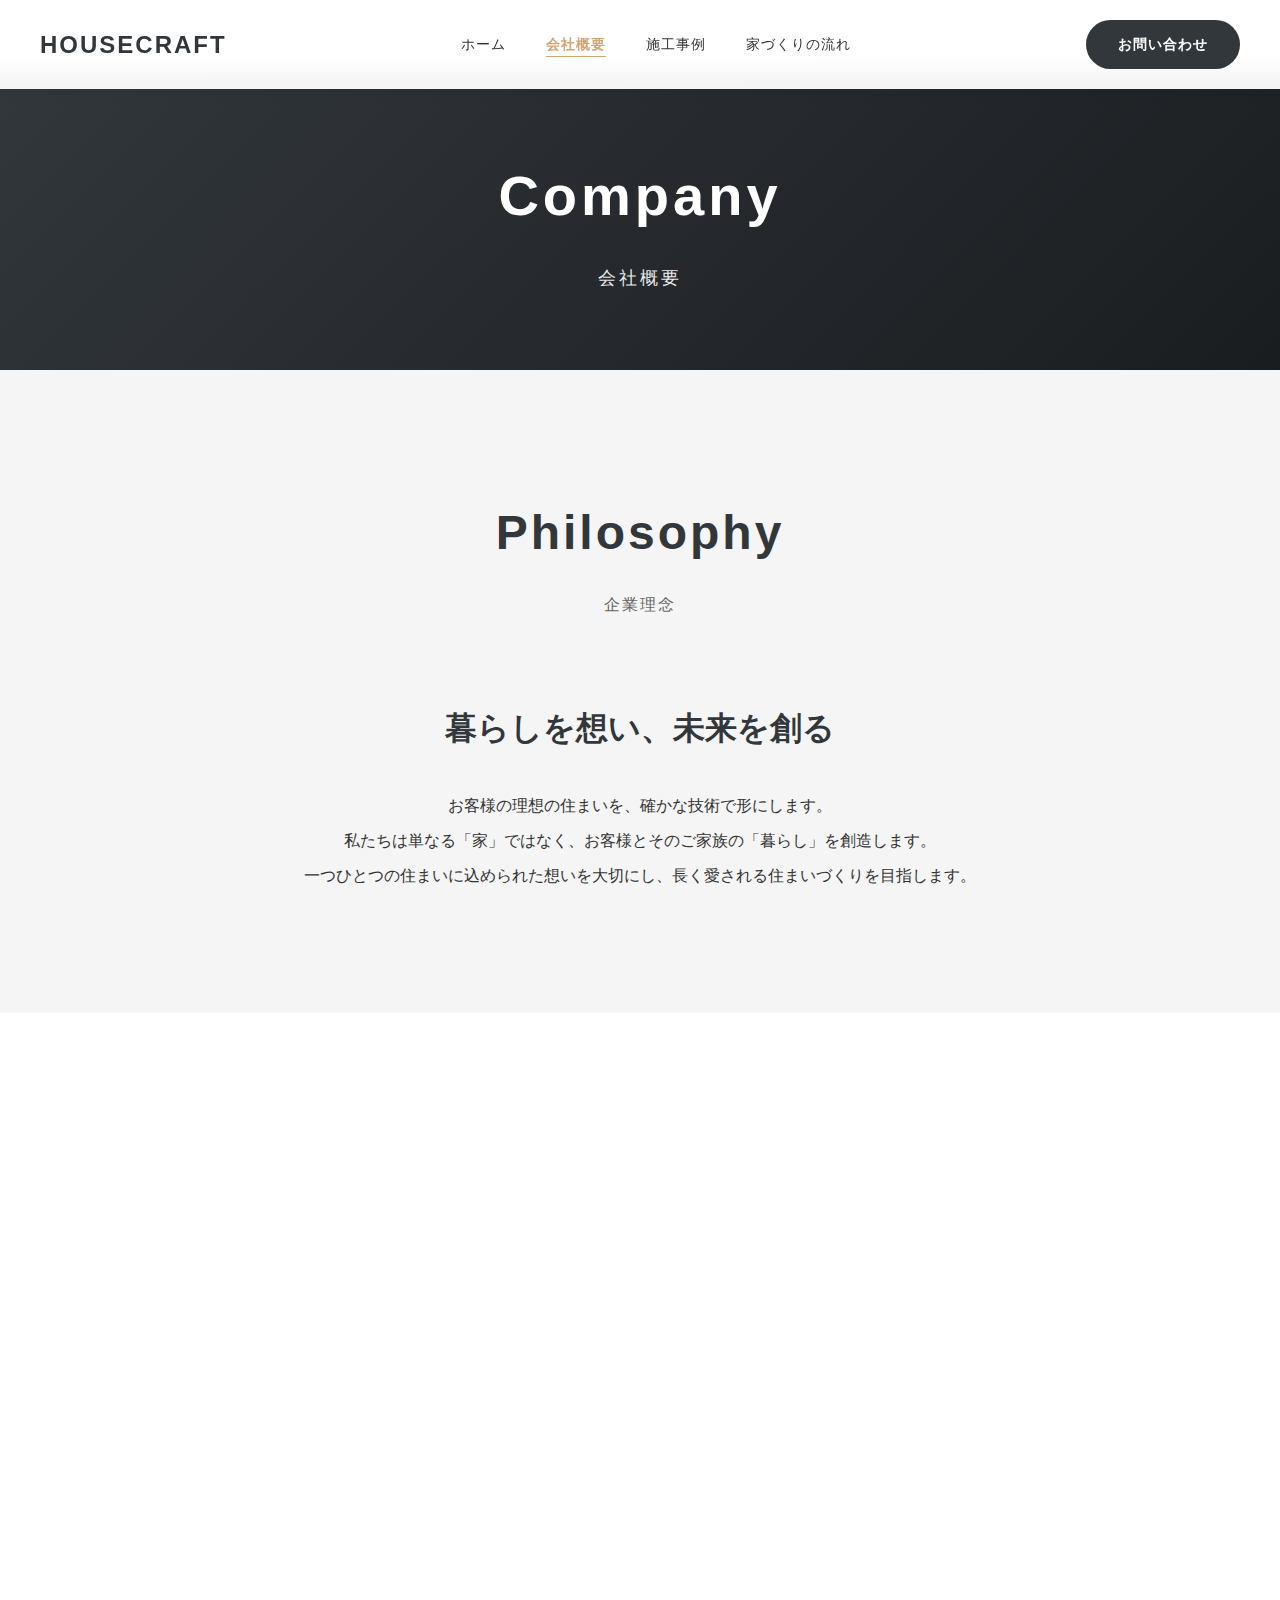
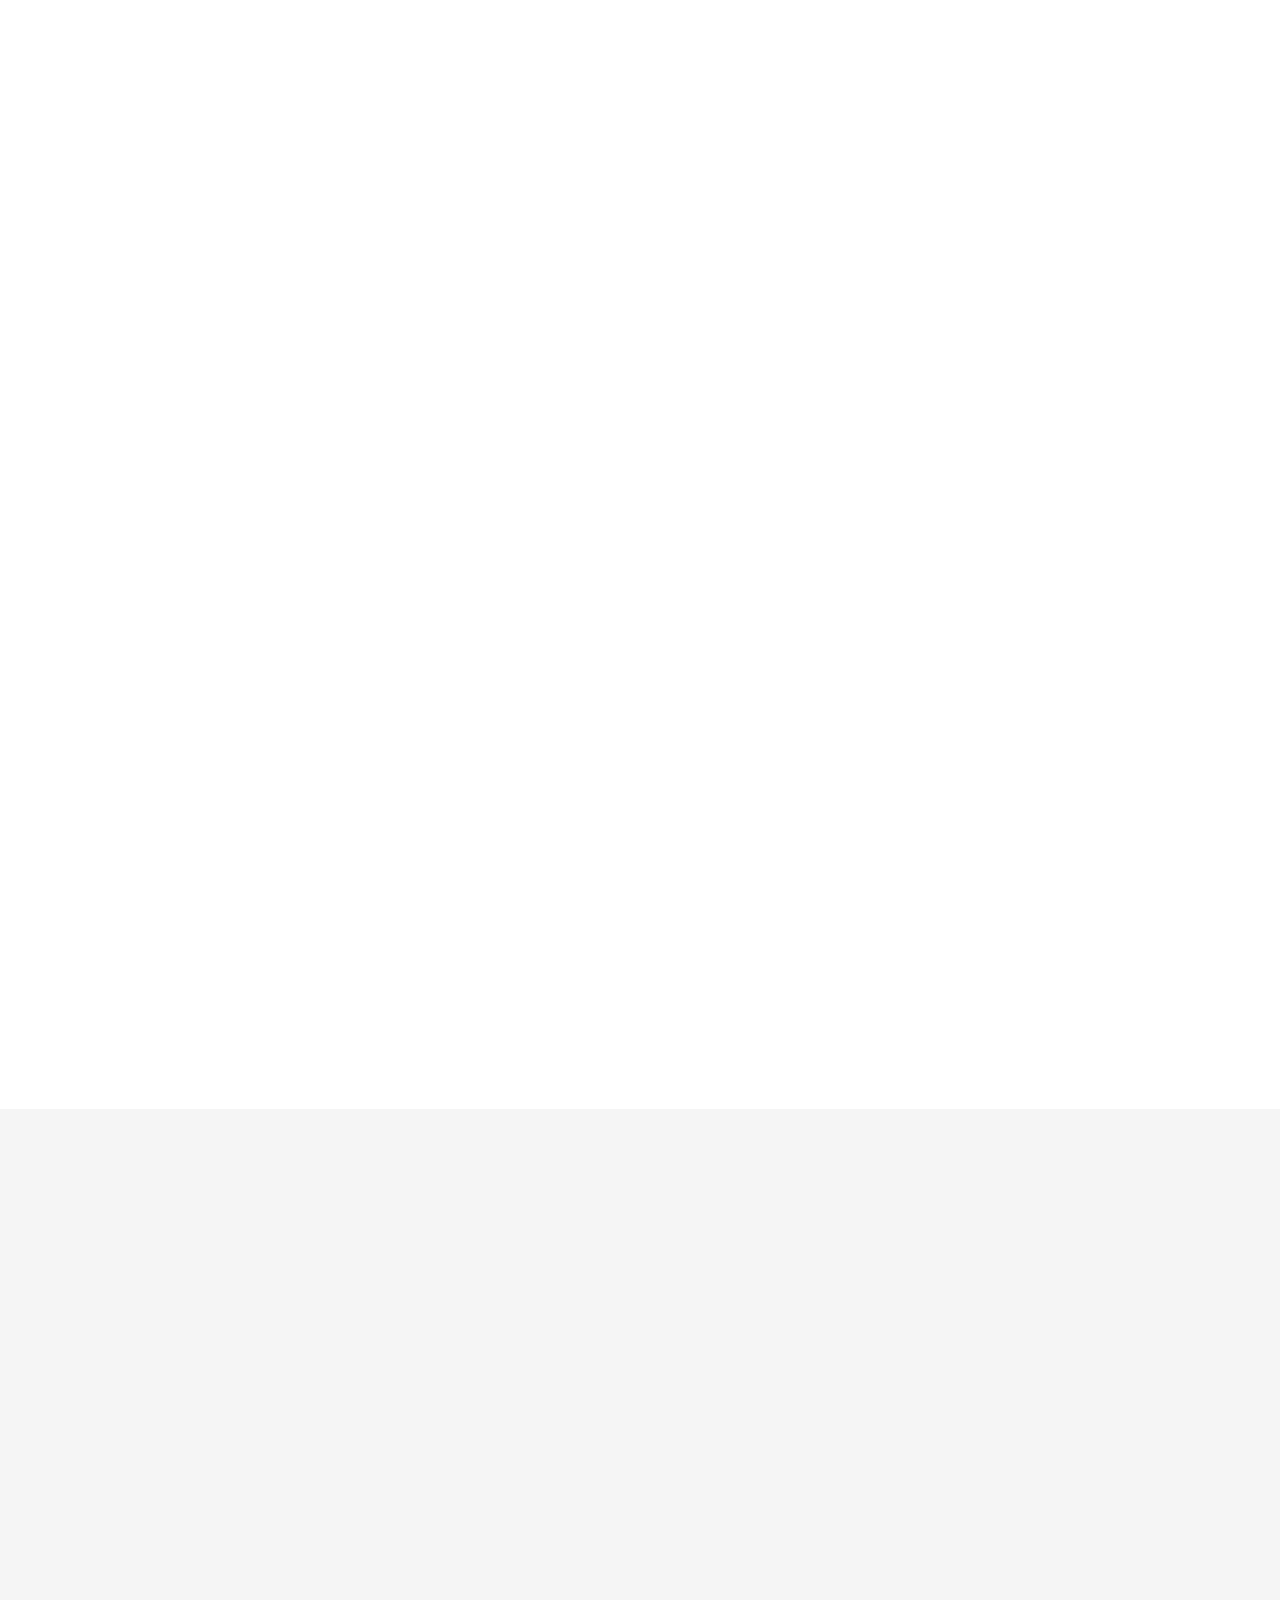
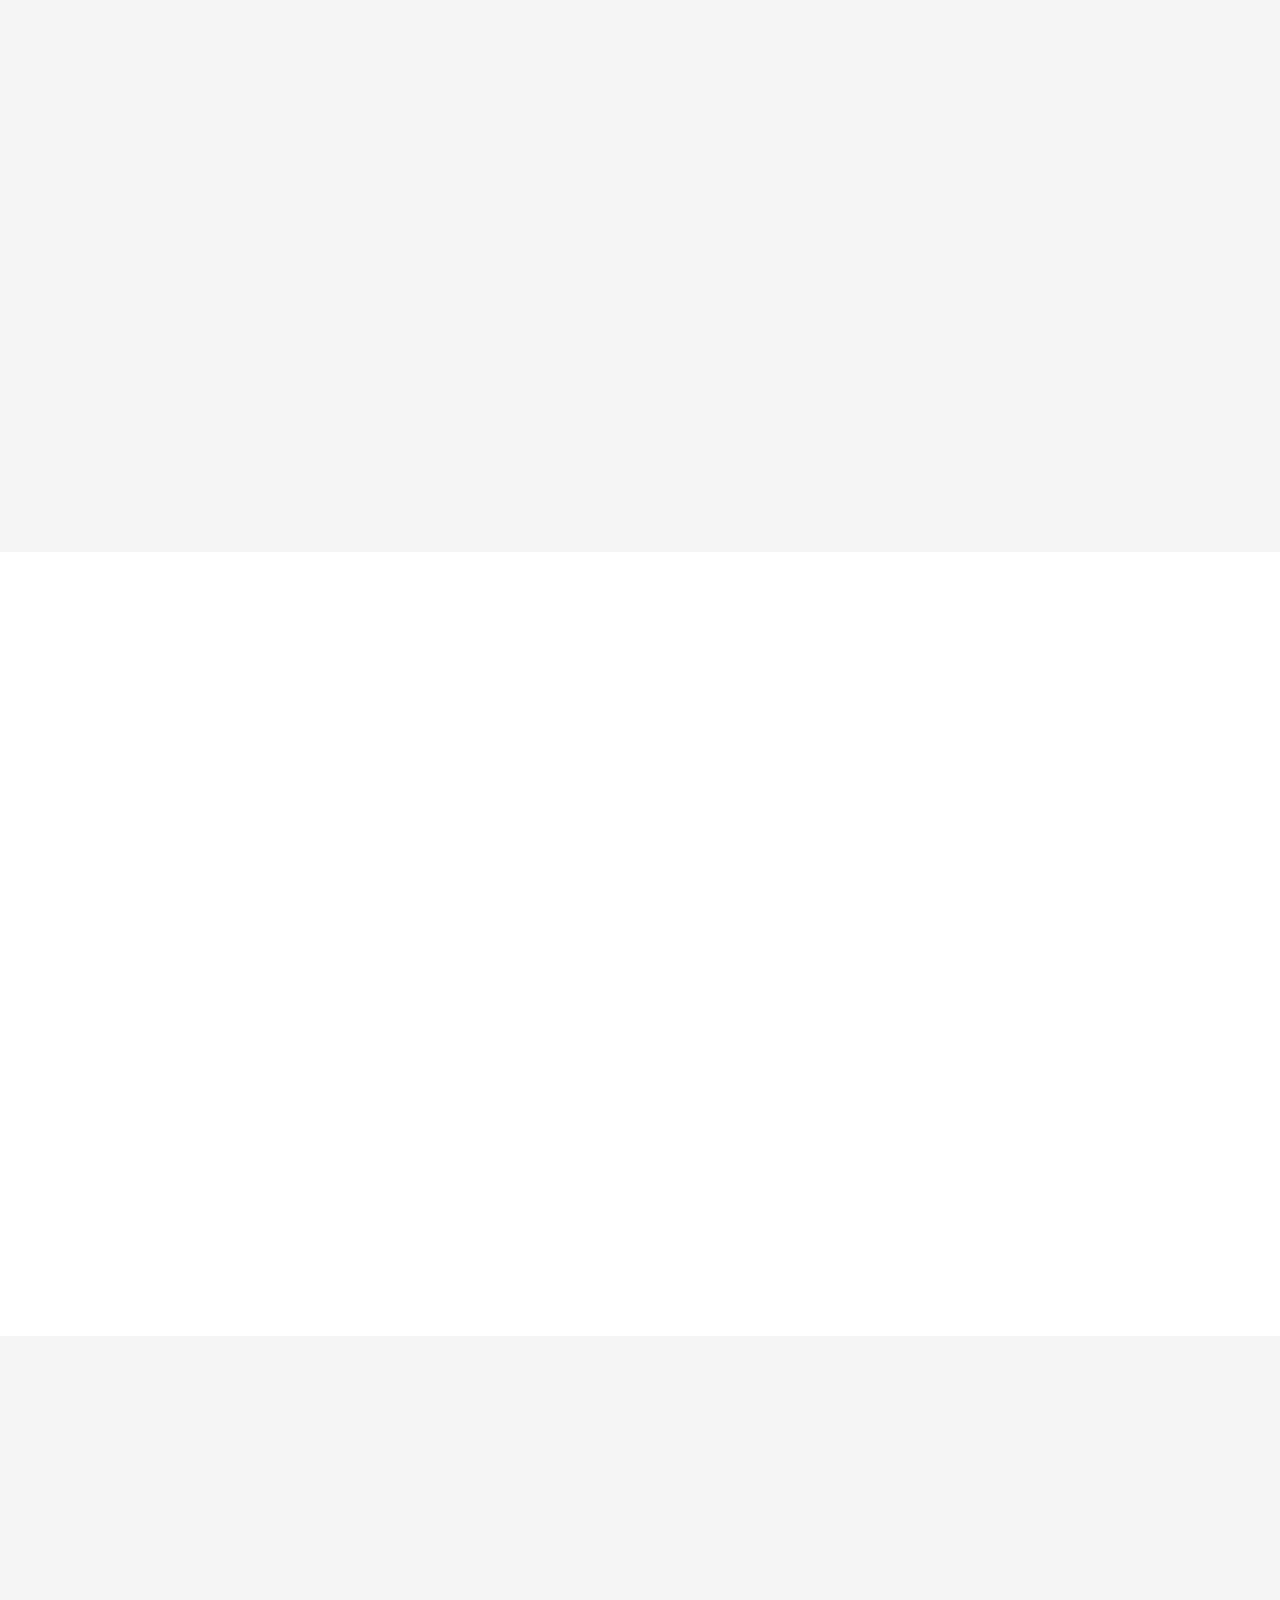
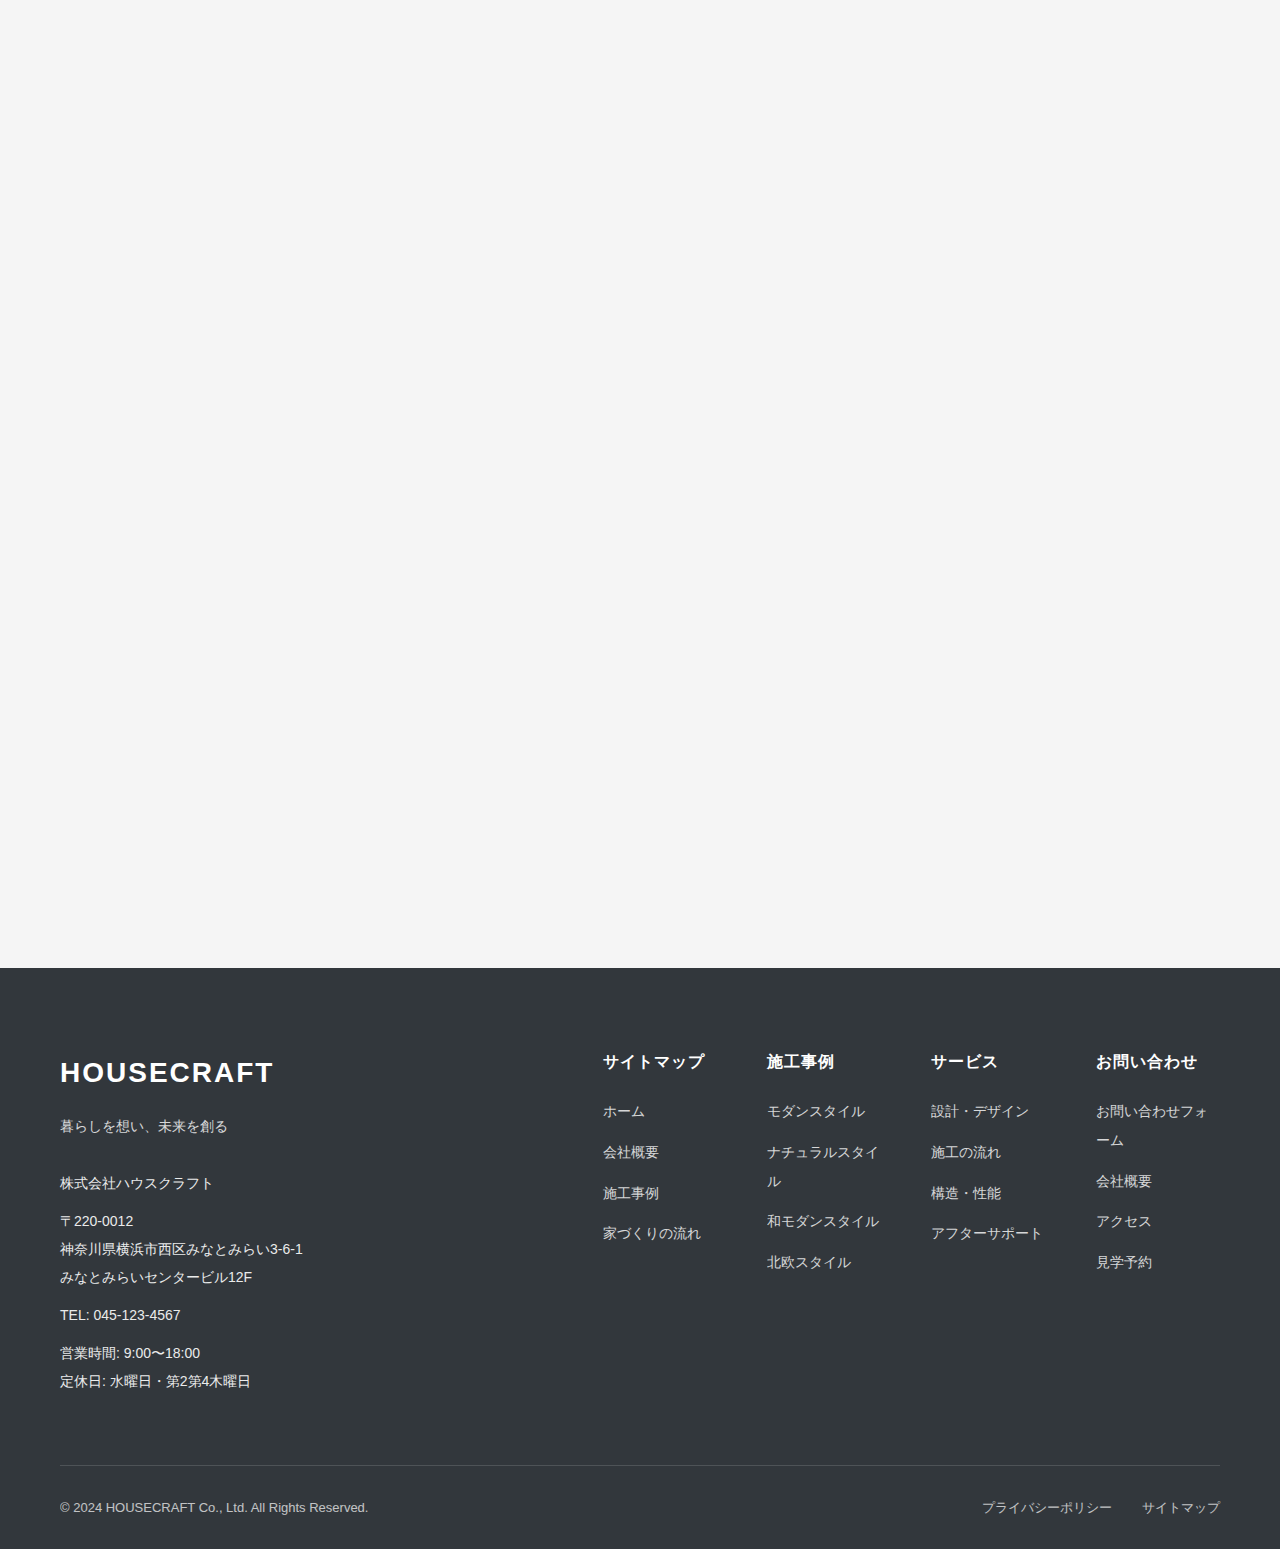
<file: company.html>
<!DOCTYPE html>
<html lang="ja">
<head>
    <meta charset="UTF-8">
    <meta name="viewport" content="width=device-width, initial-scale=1.0">
    <title>会社概要｜株式会社ハウスクラフト</title>
    <meta name="description" content="株式会社ハウスクラフトの会社概要、企業情報、アクセスマップ。神奈川県横浜市みなとみらいに本社を構える注文住宅・リフォーム会社です。">
    <link rel="stylesheet" href="style.css">
</head>
<body>
    <!-- ヘッダー -->
    <header class="header">
        <div class="header-container">
            <div class="header-logo">
                <a href="index.html">
                    <h1>HOUSECRAFT</h1>
                </a>
            </div>
            <nav class="header-nav">
                <ul class="nav-list">
                    <li><a href="index.html">ホーム</a></li>
                    <li><a href="company.html" class="active">会社概要</a></li>
                    <li><a href="works.html">施工事例</a></li>
                    <li><a href="process.html">家づくりの流れ</a></li>
                </ul>
            </nav>
            <div class="header-cta">
                <a href="contact.html" class="btn btn-primary">お問い合わせ</a>
            </div>
            <button class="menu-toggle" aria-label="メニュー">
                <span></span>
                <span></span>
                <span></span>
            </button>
        </div>
    </header>

    <!-- ページヘッダー -->
    <section class="page-header">
        <div class="page-header-content">
            <h1 class="page-title">Company</h1>
            <p class="page-subtitle">会社概要</p>
        </div>
    </section>

    <!-- 企業理念 -->
    <section class="philosophy">
        <div class="container">
            <div class="section-header scroll-fade">
                <h2 class="section-title">Philosophy</h2>
                <p class="section-subtitle">企業理念</p>
            </div>
            <div class="philosophy-content scroll-fade">
                <h3 class="philosophy-title">暮らしを想い、未来を創る</h3>
                <p class="philosophy-text">
                    お客様の理想の住まいを、確かな技術で形にします。<br>
                    私たちは単なる「家」ではなく、お客様とそのご家族の「暮らし」を創造します。<br>
                    一つひとつの住まいに込められた想いを大切にし、長く愛される住まいづくりを目指します。
                </p>
            </div>
        </div>
    </section>

    <!-- 会社情報 -->
    <section class="company-info">
        <div class="container">
            <div class="section-header scroll-fade">
                <h2 class="section-title">Information</h2>
                <p class="section-subtitle">会社情報</p>
            </div>
            <div class="info-table scroll-fade">
                <table>
                    <tr>
                        <th>会社名</th>
                        <td>株式会社ハウスクラフト</td>
                    </tr>
                    <tr>
                        <th>代表者</th>
                        <td>代表取締役 佐藤 誠一郎</td>
                    </tr>
                    <tr>
                        <th>設立</th>
                        <td>2010年9月</td>
                    </tr>
                    <tr>
                        <th>資本金</th>
                        <td>5,000万円</td>
                    </tr>
                    <tr>
                        <th>従業員数</th>
                        <td>42名（設計士12名、施工管理15名、営業10名、事務5名）</td>
                    </tr>
                    <tr>
                        <th>事業内容</th>
                        <td>
                            注文住宅の設計・施工<br>
                            リフォーム・リノベーション<br>
                            デザイナーズ住宅<br>
                            木造・鉄骨造・RC造対応<br>
                            店舗・オフィスの設計施工<br>
                            不動産仲介
                        </td>
                    </tr>
                    <tr>
                        <th>所在地</th>
                        <td>〒220-0012<br>神奈川県横浜市西区みなとみらい3-6-1<br>みなとみらいセンタービル12F</td>
                    </tr>
                    <tr>
                        <th>電話</th>
                        <td>045-123-4567</td>
                    </tr>
                    <tr>
                        <th>営業時間</th>
                        <td>9:00〜18:00<br>定休日：水曜日・第2第4木曜日</td>
                    </tr>
                    <tr>
                        <th>許可・資格</th>
                        <td>
                            一級建築士事務所登録（神奈川県知事登録 第12345号）<br>
                            建設業許可（神奈川県知事許可 般-30 第23456号）<br>
                            宅地建物取引業免許
                        </td>
                    </tr>
                    <tr>
                        <th>対応エリア</th>
                        <td>神奈川県全域、東京都（23区・多摩エリア）</td>
                    </tr>
                    <tr>
                        <th>施工実績</th>
                        <td>累計380棟（神奈川・東京エリア）</td>
                    </tr>
                </table>
            </div>
        </div>
    </section>

    <!-- 強み -->
    <section class="strengths">
        <div class="container">
            <div class="section-header scroll-fade">
                <h2 class="section-title">Our Strengths</h2>
                <p class="section-subtitle">当社の強み</p>
            </div>
            <div class="strengths-grid">
                <div class="strength-card scroll-fade">
                    <div class="strength-number">01</div>
                    <h3 class="strength-title">設計から施工まで自社一貫体制</h3>
                    <p class="strength-description">
                        企画、設計、施工、アフターメンテナンスまで、すべてを自社で一貫して行います。お客様の想いをダイレクトに形にできる体制が整っています。
                    </p>
                </div>
                <div class="strength-card scroll-fade">
                    <div class="strength-number">02</div>
                    <h3 class="strength-title">建築家との家づくり</h3>
                    <p class="strength-description">
                        外部デザイナーとの協業も可能。お客様のこだわりに合わせて、最適な建築家をご提案します。完全自由設計で理想の住まいを実現します。
                    </p>
                </div>
                <div class="strength-card scroll-fade">
                    <div class="strength-number">03</div>
                    <h3 class="strength-title">耐震等級3標準仕様</h3>
                    <p class="strength-description">
                        構造計算による耐震等級3を標準仕様としています。長期優良住宅にも対応し、安心・安全な住まいをご提供します。
                    </p>
                </div>
                <div class="strength-card scroll-fade">
                    <div class="strength-number">04</div>
                    <h3 class="strength-title">アフターメンテナンス20年保証</h3>
                    <p class="strength-description">
                        お引き渡し後も20年間の長期保証で安心。定期点検やメンテナンスを通じて、住まいと暮らしを守り続けます。
                    </p>
                </div>
            </div>
        </div>
    </section>

    <!-- 受賞歴 -->
    <section class="awards">
        <div class="container">
            <div class="section-header scroll-fade">
                <h2 class="section-title">Awards</h2>
                <p class="section-subtitle">受賞歴</p>
            </div>
            <div class="awards-list">
                <div class="award-item scroll-fade">
                    <div class="award-year">2022</div>
                    <div class="award-content">
                        <h3 class="award-title">グッドデザイン賞 受賞</h3>
                        <p class="award-description">横浜市青葉区の「光と風が通り抜けるモダン住宅」がグッドデザイン賞を受賞しました。</p>
                    </div>
                </div>
                <div class="award-item scroll-fade">
                    <div class="award-year">2021</div>
                    <div class="award-content">
                        <h3 class="award-title">かながわ建築コンクール 優秀賞</h3>
                        <p class="award-description">横浜市都筑区の「中庭のある和モダン平屋」が優秀賞を受賞しました。</p>
                    </div>
                </div>
            </div>
        </div>
    </section>

    <!-- アクセス -->
    <section class="access">
        <div class="container">
            <div class="section-header scroll-fade">
                <h2 class="section-title">Access</h2>
                <p class="section-subtitle">アクセス</p>
            </div>
            <div class="access-content">
                <div class="access-info scroll-fade">
                    <h3 class="access-title">本社・オフィス</h3>
                    <p class="access-address">
                        〒220-0012<br>
                        神奈川県横浜市西区みなとみらい3-6-1<br>
                        みなとみらいセンタービル12F
                    </p>
                    <p class="access-transport">
                        <strong>【電車でお越しの場合】</strong><br>
                        みなとみらい線「みなとみらい駅」徒歩5分<br>
                        JR・市営地下鉄「桜木町駅」徒歩10分
                    </p>
                    <p class="access-car">
                        <strong>【お車でお越しの場合】</strong><br>
                        首都高速神奈川1号横羽線「みなとみらいIC」より3分<br>
                        ※ビル内駐車場をご利用いただけます
                    </p>
                </div>
                <div class="access-map scroll-fade">
                    <div class="map-placeholder">
                        <p>Google Map</p>
                        <p class="map-note">※実装時にGoogle Maps APIを使用して地図を表示</p>
                    </div>
                </div>
            </div>

            <div class="showroom-info scroll-fade">
                <h3 class="showroom-title">モデルハウス / ショールーム</h3>
                <p class="showroom-address">
                    横浜市青葉区あざみ野2-12-5<br>
                    <span class="showroom-note">※完全予約制となっております</span>
                </p>
                <a href="contact.html" class="btn btn-primary">見学予約はこちら</a>
            </div>
        </div>
    </section>

    <!-- フッター -->
    <footer class="footer">
        <div class="container">
            <div class="footer-content">
                <div class="footer-company">
                    <h3 class="footer-logo">HOUSECRAFT</h3>
                    <p class="footer-tagline">暮らしを想い、未来を創る</p>
                    <div class="footer-info">
                        <p>株式会社ハウスクラフト</p>
                        <p>〒220-0012<br>神奈川県横浜市西区みなとみらい3-6-1<br>みなとみらいセンタービル12F</p>
                        <p>TEL: 045-123-4567</p>
                        <p>営業時間: 9:00〜18:00<br>定休日: 水曜日・第2第4木曜日</p>
                    </div>
                </div>
                <div class="footer-links">
                    <div class="footer-column">
                        <h4 class="footer-heading">サイトマップ</h4>
                        <ul>
                            <li><a href="index.html">ホーム</a></li>
                            <li><a href="company.html">会社概要</a></li>
                            <li><a href="works.html">施工事例</a></li>
                            <li><a href="process.html">家づくりの流れ</a></li>
                        </ul>
                    </div>
                    <div class="footer-column">
                        <h4 class="footer-heading">施工事例</h4>
                        <ul>
                            <li><a href="works.html">モダンスタイル</a></li>
                            <li><a href="works.html">ナチュラルスタイル</a></li>
                            <li><a href="works.html">和モダンスタイル</a></li>
                            <li><a href="works.html">北欧スタイル</a></li>
                        </ul>
                    </div>
                    <div class="footer-column">
                        <h4 class="footer-heading">サービス</h4>
                        <ul>
                            <li><a href="process.html">設計・デザイン</a></li>
                            <li><a href="process.html">施工の流れ</a></li>
                            <li><a href="process.html">構造・性能</a></li>
                            <li><a href="process.html">アフターサポート</a></li>
                        </ul>
                    </div>
                    <div class="footer-column">
                        <h4 class="footer-heading">お問い合わせ</h4>
                        <ul>
                            <li><a href="contact.html">お問い合わせフォーム</a></li>
                            <li><a href="company.html">会社概要</a></li>
                            <li><a href="company.html">アクセス</a></li>
                            <li><a href="contact.html">見学予約</a></li>
                        </ul>
                    </div>
                </div>
            </div>
            <div class="footer-bottom">
                <p class="copyright">&copy; 2024 HOUSECRAFT Co., Ltd. All Rights Reserved.</p>
                <div class="footer-legal">
                    <a href="#">プライバシーポリシー</a>
                    <a href="#">サイトマップ</a>
                </div>
            </div>
        </div>
    </footer>

    <script src="script.js"></script>
</body>
</html>
</file>
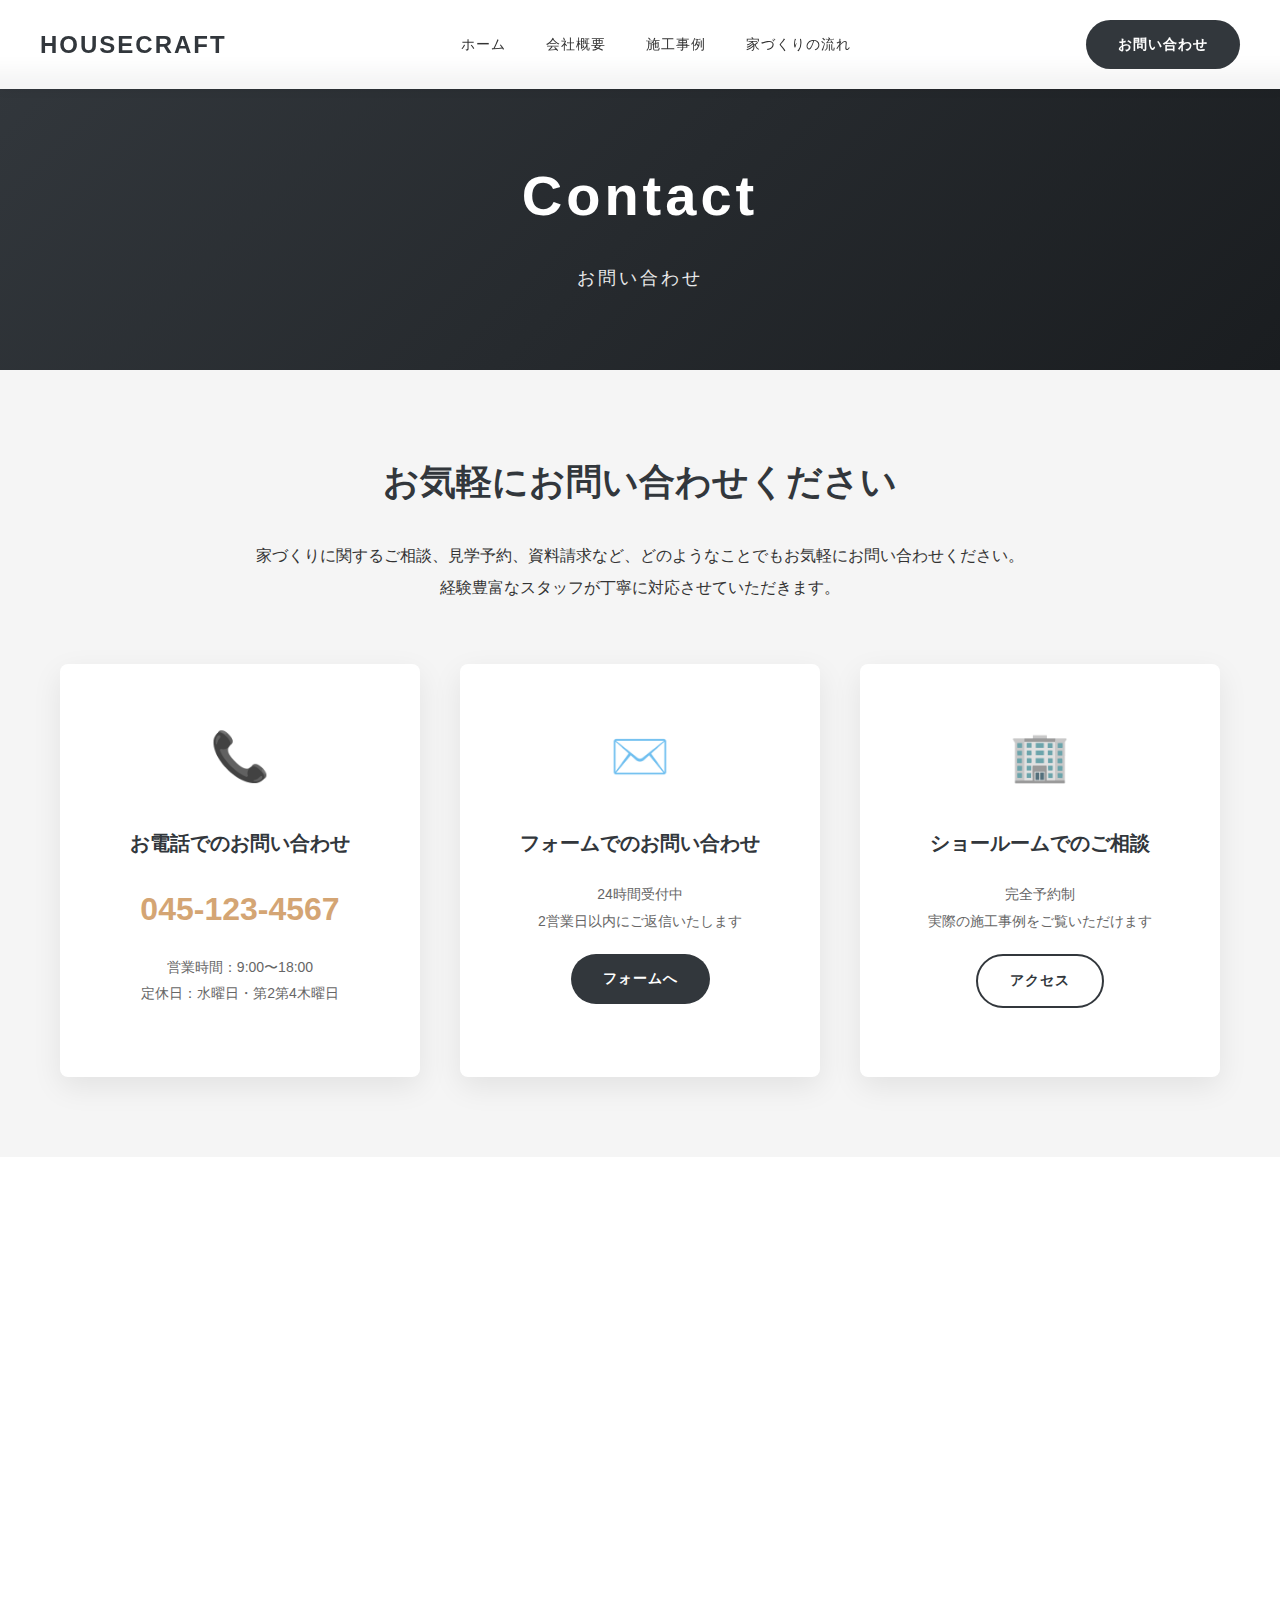
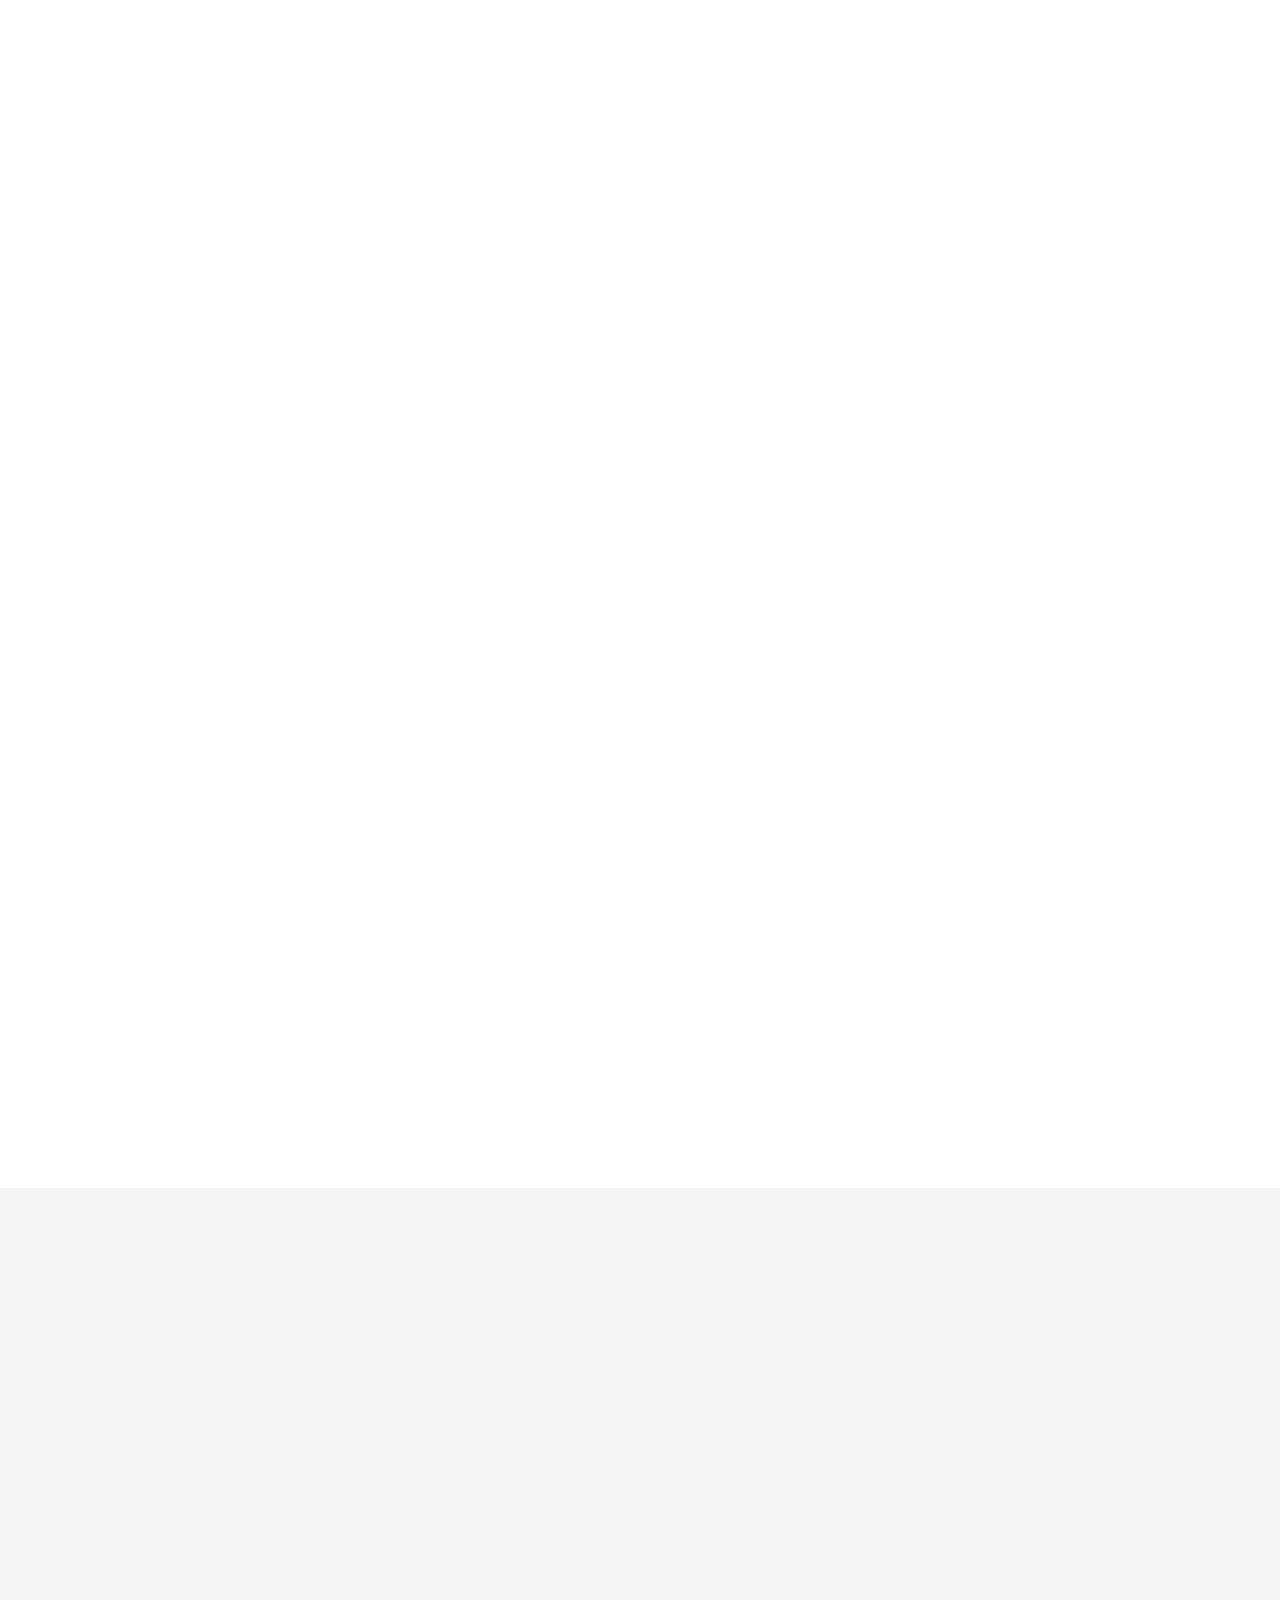
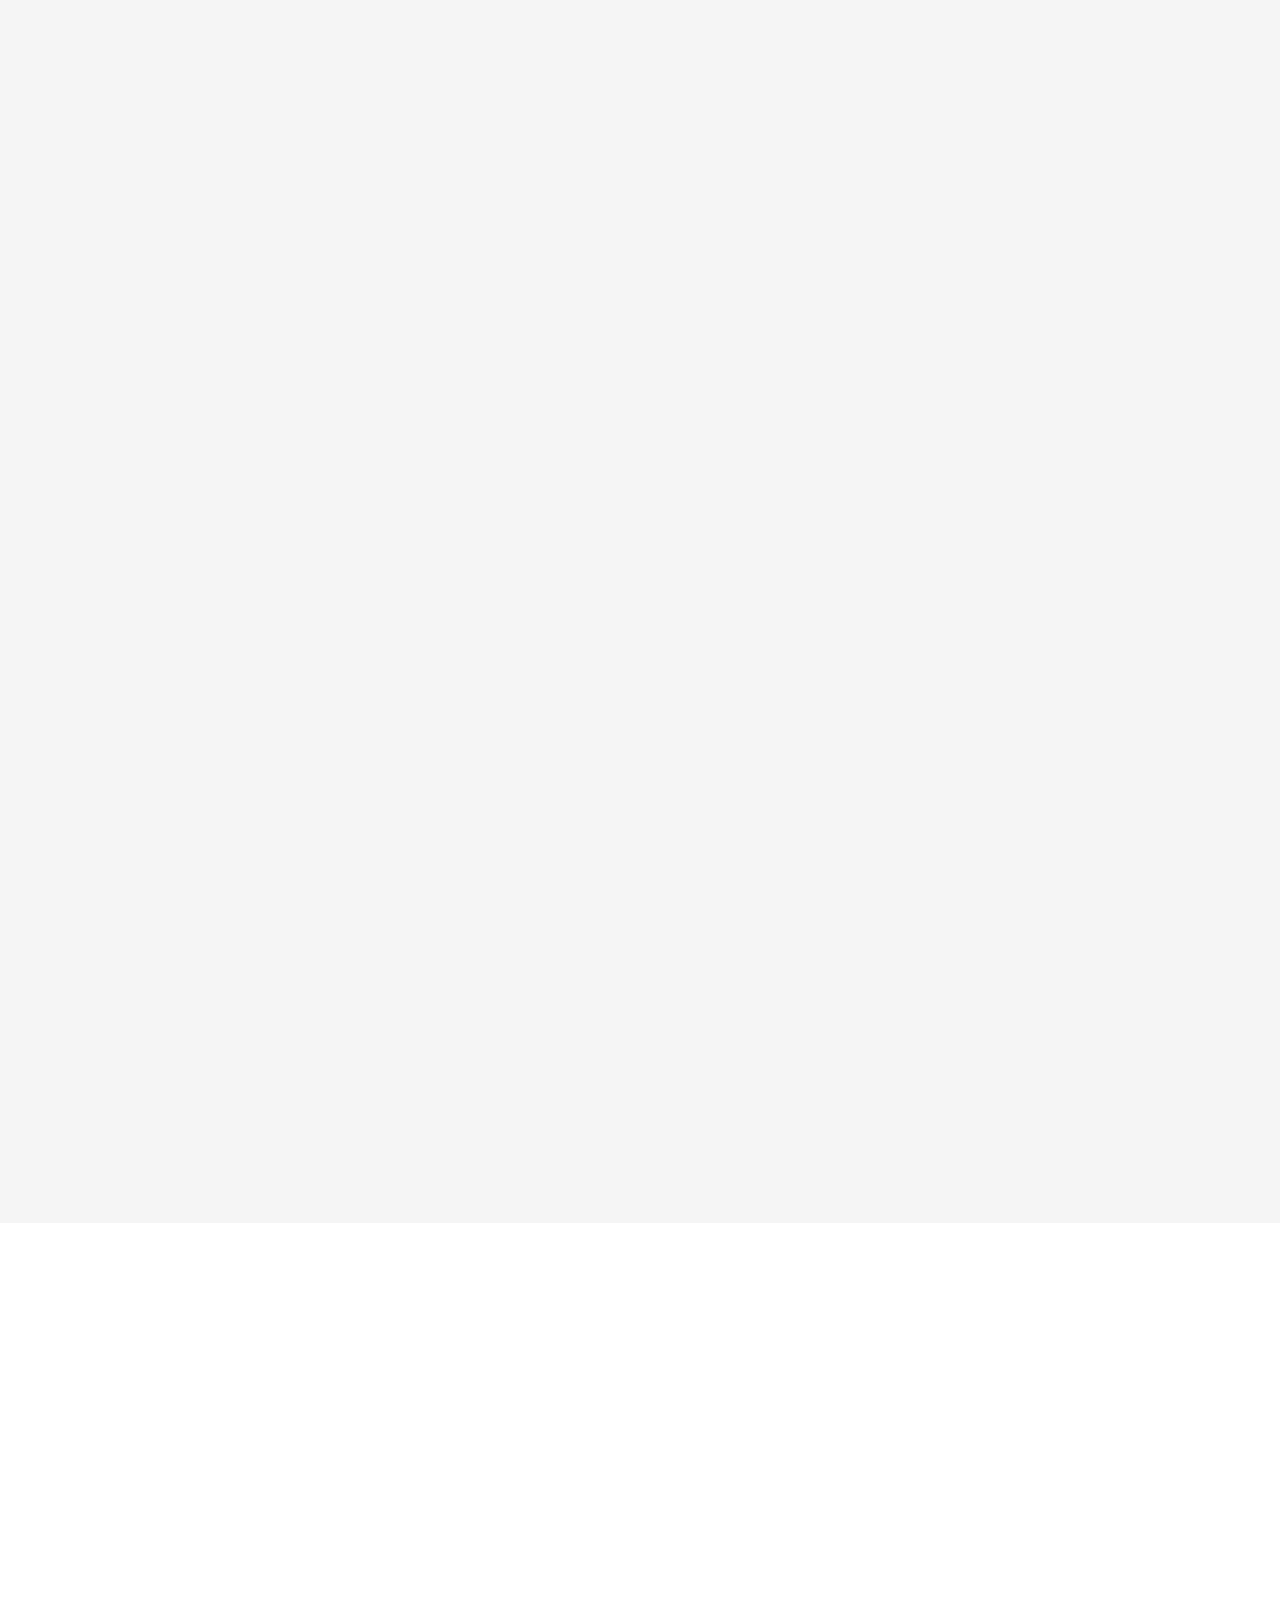
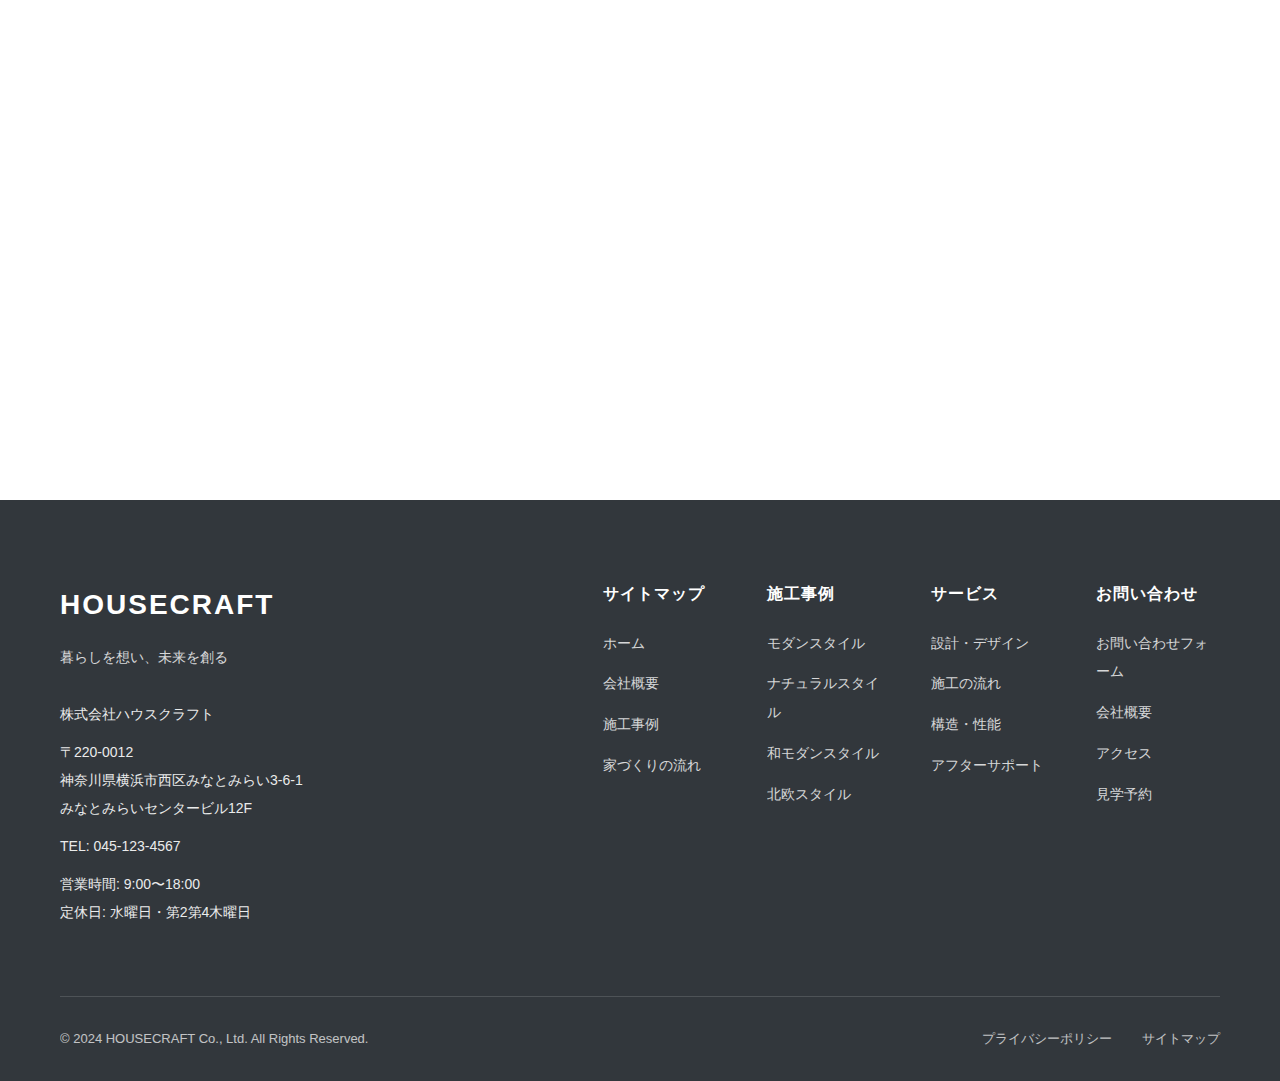
<file: contact.html>
<!DOCTYPE html>
<html lang="ja">
<head>
    <meta charset="UTF-8">
    <meta name="viewport" content="width=device-width, initial-scale=1.0">
    <title>お問い合わせ｜株式会社ハウスクラフト</title>
    <meta name="description" content="株式会社ハウスクラフトへのお問い合わせはこちらから。見学予約、資料請求、ご相談など、お気軽にお問い合わせください。">
    <link rel="stylesheet" href="style.css">
</head>
<body>
    <!-- ヘッダー -->
    <header class="header">
        <div class="header-container">
            <div class="header-logo">
                <a href="index.html">
                    <h1>HOUSECRAFT</h1>
                </a>
            </div>
            <nav class="header-nav">
                <ul class="nav-list">
                    <li><a href="index.html">ホーム</a></li>
                    <li><a href="company.html">会社概要</a></li>
                    <li><a href="works.html">施工事例</a></li>
                    <li><a href="process.html">家づくりの流れ</a></li>
                </ul>
            </nav>
            <div class="header-cta">
                <a href="contact.html" class="btn btn-primary active">お問い合わせ</a>
            </div>
            <button class="menu-toggle" aria-label="メニュー">
                <span></span>
                <span></span>
                <span></span>
            </button>
        </div>
    </header>

    <!-- ページヘッダー -->
    <section class="page-header">
        <div class="page-header-content">
            <h1 class="page-title">Contact</h1>
            <p class="page-subtitle">お問い合わせ</p>
        </div>
    </section>

    <!-- お問い合わせ方法 -->
    <section class="contact-methods">
        <div class="container">
            <div class="intro-content scroll-fade">
                <h2 class="intro-title">お気軽にお問い合わせください</h2>
                <p class="intro-text">
                    家づくりに関するご相談、見学予約、資料請求など、どのようなことでもお気軽にお問い合わせください。<br>
                    経験豊富なスタッフが丁寧に対応させていただきます。
                </p>
            </div>

            <div class="contact-options">
                <div class="contact-option scroll-fade">
                    <div class="option-icon">📞</div>
                    <h3 class="option-title">お電話でのお問い合わせ</h3>
                    <p class="option-number">045-123-4567</p>
                    <p class="option-hours">
                        営業時間：9:00〜18:00<br>
                        定休日：水曜日・第2第4木曜日
                    </p>
                </div>
                <div class="contact-option scroll-fade">
                    <div class="option-icon">✉️</div>
                    <h3 class="option-title">フォームでのお問い合わせ</h3>
                    <p class="option-description">
                        24時間受付中<br>
                        2営業日以内にご返信いたします
                    </p>
                    <a href="#form" class="btn btn-primary">フォームへ</a>
                </div>
                <div class="contact-option scroll-fade">
                    <div class="option-icon">🏢</div>
                    <h3 class="option-title">ショールームでのご相談</h3>
                    <p class="option-description">
                        完全予約制<br>
                        実際の施工事例をご覧いただけます
                    </p>
                    <a href="company.html" class="btn btn-secondary">アクセス</a>
                </div>
            </div>
        </div>
    </section>

    <!-- お問い合わせフォーム -->
    <section class="contact-form-section" id="form">
        <div class="container">
            <div class="section-header scroll-fade">
                <h2 class="section-title">Contact Form</h2>
                <p class="section-subtitle">お問い合わせフォーム</p>
            </div>

            <form class="contact-form scroll-fade" action="#" method="post">
                <div class="form-row">
                    <div class="form-group">
                        <label for="name" class="form-label">お名前<span class="required">必須</span></label>
                        <input type="text" id="name" name="name" class="form-control" required>
                    </div>
                    <div class="form-group">
                        <label for="kana" class="form-label">フリガナ<span class="required">必須</span></label>
                        <input type="text" id="kana" name="kana" class="form-control" required>
                    </div>
                </div>

                <div class="form-row">
                    <div class="form-group">
                        <label for="email" class="form-label">メールアドレス<span class="required">必須</span></label>
                        <input type="email" id="email" name="email" class="form-control" required>
                    </div>
                    <div class="form-group">
                        <label for="tel" class="form-label">電話番号<span class="required">必須</span></label>
                        <input type="tel" id="tel" name="tel" class="form-control" required>
                    </div>
                </div>

                <div class="form-group">
                    <label for="address" class="form-label">ご住所<span class="optional">任意</span></label>
                    <input type="text" id="address" name="address" class="form-control">
                </div>

                <div class="form-group">
                    <label for="inquiry-type" class="form-label">お問い合わせ種類<span class="required">必須</span></label>
                    <select id="inquiry-type" name="inquiry-type" class="form-control" required>
                        <option value="">選択してください</option>
                        <option value="consultation">初回相談</option>
                        <option value="visit">モデルハウス見学予約</option>
                        <option value="catalog">カタログ請求</option>
                        <option value="land">土地探しのご相談</option>
                        <option value="renovation">リフォーム・リノベーション</option>
                        <option value="other">その他</option>
                    </select>
                </div>

                <div class="form-group">
                    <label for="budget" class="form-label">ご予算<span class="optional">任意</span></label>
                    <select id="budget" name="budget" class="form-control">
                        <option value="">選択してください</option>
                        <option value="under-2500">2,500万円未満</option>
                        <option value="2500-3000">2,500万円〜3,000万円</option>
                        <option value="3000-3500">3,000万円〜3,500万円</option>
                        <option value="3500-4000">3,500万円〜4,000万円</option>
                        <option value="4000-5000">4,000万円〜5,000万円</option>
                        <option value="over-5000">5,000万円以上</option>
                        <option value="undecided">未定</option>
                    </select>
                </div>

                <div class="form-group">
                    <label for="schedule" class="form-label">建築予定時期<span class="optional">任意</span></label>
                    <select id="schedule" name="schedule" class="form-control">
                        <option value="">選択してください</option>
                        <option value="within-3months">3ヶ月以内</option>
                        <option value="within-6months">6ヶ月以内</option>
                        <option value="within-1year">1年以内</option>
                        <option value="1-2years">1〜2年後</option>
                        <option value="over-2years">2年以上先</option>
                        <option value="undecided">未定</option>
                    </select>
                </div>

                <div class="form-group">
                    <label for="message" class="form-label">お問い合わせ内容<span class="required">必須</span></label>
                    <textarea id="message" name="message" class="form-control" rows="8" required></textarea>
                </div>

                <div class="form-group checkbox-group">
                    <label class="checkbox-label">
                        <input type="checkbox" name="privacy" required>
                        <a href="#" target="_blank">プライバシーポリシー</a>に同意する
                    </label>
                </div>

                <div class="form-submit">
                    <button type="submit" class="btn btn-primary btn-large">送信する</button>
                </div>
            </form>
        </div>
    </section>

    <!-- よくある質問 -->
    <section class="faq">
        <div class="container">
            <div class="section-header scroll-fade">
                <h2 class="section-title">FAQ</h2>
                <p class="section-subtitle">よくあるご質問</p>
            </div>

            <div class="faq-list">
                <div class="faq-item scroll-fade">
                    <h3 class="faq-question">Q. 初回相談は無料ですか？</h3>
                    <p class="faq-answer">
                        A. はい、初回のご相談は無料です。お客様のご要望やライフスタイルをじっくりお伺いし、最適なプランをご提案させていただきます。お気軽にご相談ください。
                    </p>
                </div>

                <div class="faq-item scroll-fade">
                    <h3 class="faq-question">Q. 土地探しから相談できますか？</h3>
                    <p class="faq-answer">
                        A. はい、可能です。宅地建物取引業免許を保有しており、不動産仲介も行っております。建物と土地をトータルでご提案できますので、安心してご相談ください。
                    </p>
                </div>

                <div class="faq-item scroll-fade">
                    <h3 class="faq-question">Q. 建築可能なエリアはどこですか？</h3>
                    <p class="faq-answer">
                        A. 神奈川県全域と東京都（23区・多摩エリア）が対応エリアとなります。その他のエリアにつきましてもご相談ください。
                    </p>
                </div>

                <div class="faq-item scroll-fade">
                    <h3 class="faq-question">Q. 見学できるモデルハウスはありますか？</h3>
                    <p class="faq-answer">
                        A. 横浜市青葉区あざみ野にモデルハウス／ショールームがございます。完全予約制となっておりますので、事前にご予約の上、ご来場ください。
                    </p>
                </div>

                <div class="faq-item scroll-fade">
                    <h3 class="faq-question">Q. リフォーム・リノベーションも対応していますか？</h3>
                    <p class="faq-answer">
                        A. はい、対応しております。部分リフォームから大規模リノベーションまで、幅広く承っております。築年数の古い住宅の耐震補強も得意としております。
                    </p>
                </div>

                <div class="faq-item scroll-fade">
                    <h3 class="faq-question">Q. 工事期間はどのくらいかかりますか？</h3>
                    <p class="faq-answer">
                        A. 新築注文住宅の場合、初回相談からお引き渡しまで約8〜12ヶ月が目安となります。プランの内容や敷地の条件により前後する場合がございます。詳しくは家づくりの流れページをご覧ください。
                    </p>
                </div>
            </div>
        </div>
    </section>

    <!-- アクセス情報 -->
    <section class="contact-info">
        <div class="container">
            <div class="section-header scroll-fade">
                <h2 class="section-title">Office Information</h2>
                <p class="section-subtitle">事業所情報</p>
            </div>

            <div class="info-grid">
                <div class="info-card scroll-fade">
                    <h3 class="info-card-title">本社・オフィス</h3>
                    <p class="info-address">
                        〒220-0012<br>
                        神奈川県横浜市西区みなとみらい3-6-1<br>
                        みなとみらいセンタービル12F
                    </p>
                    <p class="info-tel">TEL: 045-123-4567</p>
                    <p class="info-access">
                        みなとみらい線「みなとみらい駅」徒歩5分<br>
                        JR・市営地下鉄「桜木町駅」徒歩10分
                    </p>
                </div>

                <div class="info-card scroll-fade">
                    <h3 class="info-card-title">モデルハウス / ショールーム</h3>
                    <p class="info-address">
                        横浜市青葉区あざみ野2-12-5
                    </p>
                    <p class="info-note">※完全予約制</p>
                    <p class="info-description">
                        実際の施工事例をご覧いただけます。<br>
                        素材や設備機器のサンプルも豊富に取り揃えております。
                    </p>
                    <a href="#form" class="btn btn-primary">見学予約</a>
                </div>
            </div>
        </div>
    </section>

    <!-- フッター -->
    <footer class="footer">
        <div class="container">
            <div class="footer-content">
                <div class="footer-company">
                    <h3 class="footer-logo">HOUSECRAFT</h3>
                    <p class="footer-tagline">暮らしを想い、未来を創る</p>
                    <div class="footer-info">
                        <p>株式会社ハウスクラフト</p>
                        <p>〒220-0012<br>神奈川県横浜市西区みなとみらい3-6-1<br>みなとみらいセンタービル12F</p>
                        <p>TEL: 045-123-4567</p>
                        <p>営業時間: 9:00〜18:00<br>定休日: 水曜日・第2第4木曜日</p>
                    </div>
                </div>
                <div class="footer-links">
                    <div class="footer-column">
                        <h4 class="footer-heading">サイトマップ</h4>
                        <ul>
                            <li><a href="index.html">ホーム</a></li>
                            <li><a href="company.html">会社概要</a></li>
                            <li><a href="works.html">施工事例</a></li>
                            <li><a href="process.html">家づくりの流れ</a></li>
                        </ul>
                    </div>
                    <div class="footer-column">
                        <h4 class="footer-heading">施工事例</h4>
                        <ul>
                            <li><a href="works.html">モダンスタイル</a></li>
                            <li><a href="works.html">ナチュラルスタイル</a></li>
                            <li><a href="works.html">和モダンスタイル</a></li>
                            <li><a href="works.html">北欧スタイル</a></li>
                        </ul>
                    </div>
                    <div class="footer-column">
                        <h4 class="footer-heading">サービス</h4>
                        <ul>
                            <li><a href="process.html">設計・デザイン</a></li>
                            <li><a href="process.html">施工の流れ</a></li>
                            <li><a href="process.html">構造・性能</a></li>
                            <li><a href="process.html">アフターサポート</a></li>
                        </ul>
                    </div>
                    <div class="footer-column">
                        <h4 class="footer-heading">お問い合わせ</h4>
                        <ul>
                            <li><a href="contact.html">お問い合わせフォーム</a></li>
                            <li><a href="company.html">会社概要</a></li>
                            <li><a href="company.html">アクセス</a></li>
                            <li><a href="contact.html">見学予約</a></li>
                        </ul>
                    </div>
                </div>
            </div>
            <div class="footer-bottom">
                <p class="copyright">&copy; 2024 HOUSECRAFT Co., Ltd. All Rights Reserved.</p>
                <div class="footer-legal">
                    <a href="#">プライバシーポリシー</a>
                    <a href="#">サイトマップ</a>
                </div>
            </div>
        </div>
    </footer>

    <script src="script.js"></script>
</body>
</html>
</file>
<file: style.css>
/* ==================== */
/* Reset & Base Styles */
/* ==================== */

* {
    margin: 0;
    padding: 0;
    box-sizing: border-box;
}

*,
*::before,
*::after {
    box-sizing: border-box;
}

:root {
    --color-primary: #32373c;
    --color-text: #333;
    --color-text-light: #666;
    --color-bg: #ffffff;
    --color-bg-light: #f5f5f5;
    --color-accent: #d4a574;
    --font-primary: -apple-system, BlinkMacSystemFont, "Segoe UI", "Helvetica Neue", Arial, sans-serif;
    --font-secondary: Georgia, "Times New Roman", serif;
    --transition: all 0.4s cubic-bezier(0.4, 0, 0.2, 1);
}

html {
    scroll-behavior: smooth;
    font-size: 16px;
}

body {
    font-family: var(--font-primary);
    color: var(--color-text);
    line-height: 1.8;
    background-color: var(--color-bg);
    overflow-x: hidden;
    max-width: 100vw;
    position: relative;
}

img {
    max-width: 100%;
    height: auto;
    display: block;
}

a {
    text-decoration: none;
    color: inherit;
    transition: var(--transition);
}

ul {
    list-style: none;
}

.container {
    max-width: 1200px;
    margin: 0 auto;
    padding: 0 20px;
    width: 100%;
    box-sizing: border-box;
}

/* ==================== */
/* Header */
/* ==================== */

.header {
    position: fixed;
    top: 0;
    left: 0;
    width: 100%;
    background-color: rgba(255, 255, 255, 0.95);
    backdrop-filter: blur(10px);
    z-index: 1000;
    transition: var(--transition);
    box-shadow: 0 2px 10px rgba(0, 0, 0, 0.05);
}

.header-container {
    max-width: 1400px;
    margin: 0 auto;
    padding: 20px 40px;
    display: flex;
    align-items: center;
    justify-content: space-between;
}

.header-logo h1 {
    font-size: 24px;
    font-weight: 700;
    letter-spacing: 2px;
    color: var(--color-primary);
}

.header-nav {
    flex: 1;
    display: flex;
    justify-content: center;
}

.nav-list {
    display: flex;
    gap: 40px;
}

.nav-list a {
    font-size: 14px;
    font-weight: 500;
    letter-spacing: 1px;
    position: relative;
}

.nav-list a::after {
    content: '';
    position: absolute;
    bottom: -5px;
    left: 0;
    width: 0;
    height: 1px;
    background-color: var(--color-primary);
    transition: var(--transition);
}

.nav-list a:hover::after {
    width: 100%;
}

.header-cta {
    display: flex;
    gap: 15px;
}

.menu-toggle {
    display: none;
    flex-direction: column;
    gap: 5px;
    background: none;
    border: none;
    cursor: pointer;
    padding: 5px;
}

.menu-toggle span {
    width: 25px;
    height: 2px;
    background-color: var(--color-primary);
    transition: var(--transition);
}

/* ==================== */
/* Buttons */
/* ==================== */

.btn {
    display: inline-block;
    padding: 12px 32px;
    font-size: 14px;
    font-weight: 600;
    letter-spacing: 1px;
    border-radius: 9999px;
    transition: var(--transition);
    cursor: pointer;
    border: none;
    text-align: center;
}

.btn-primary {
    background-color: var(--color-primary);
    color: white;
}

.btn-primary:hover {
    background-color: #1a1d20;
    transform: translateY(-2px);
    box-shadow: 0 8px 20px rgba(50, 55, 60, 0.3);
}

.btn-secondary {
    background-color: white;
    color: var(--color-primary);
    border: 2px solid var(--color-primary);
}

.btn-secondary:hover {
    background-color: var(--color-primary);
    color: white;
}

.btn-large {
    padding: 16px 48px;
    font-size: 16px;
}

/* ==================== */
/* Hero Section */
/* ==================== */

.hero {
    position: relative;
    height: 100vh;
    overflow: hidden;
    margin-top: 0;
}

.hero-slider {
    position: relative;
    width: 100%;
    height: 100%;
}

.hero-slide {
    position: absolute;
    top: 0;
    left: 0;
    width: 100%;
    height: 100%;
    opacity: 0;
    transition: opacity 1.5s ease-in-out;
}

.hero-slide.active {
    opacity: 1;
    z-index: 1;
}

.hero-image {
    width: 100%;
    height: 100%;
    background-size: cover;
    background-position: center;
    animation: kenburns 20s ease-out infinite;
}

@keyframes kenburns {
    0% {
        transform: scale(1);
    }
    50% {
        transform: scale(1.1);
    }
    100% {
        transform: scale(1);
    }
}

.hero-content {
    position: absolute;
    top: 0;
    left: 0;
    width: 100%;
    height: 100%;
    display: flex;
    align-items: center;
    justify-content: center;
    background: linear-gradient(to bottom, rgba(0, 0, 0, 0.3), rgba(0, 0, 0, 0.5));
    z-index: 2;
}

.hero-text-wrapper {
    text-align: center;
    color: white;
    padding: 20px;
}

.hero-title {
    font-size: clamp(36px, 5vw, 64px);
    font-weight: 700;
    letter-spacing: 3px;
    margin-bottom: 20px;
    line-height: 1.3;
}

.hero-subtitle {
    font-size: clamp(16px, 2vw, 24px);
    font-weight: 300;
    letter-spacing: 2px;
    opacity: 0.9;
}

.fade-in-up {
    animation: fadeInUp 1.2s ease-out forwards;
}

.delay-1 {
    animation-delay: 0.3s;
    opacity: 0;
}

@keyframes fadeInUp {
    from {
        opacity: 0;
        transform: translateY(30px);
    }
    to {
        opacity: 1;
        transform: translateY(0);
    }
}

.hero-scroll {
    position: absolute;
    bottom: 40px;
    left: 50%;
    transform: translateX(-50%);
    z-index: 3;
    display: flex;
    flex-direction: column;
    align-items: center;
    gap: 10px;
    color: white;
    font-size: 12px;
    letter-spacing: 2px;
    animation: fadeIn 2s ease-out 1s both;
}

.scroll-line {
    width: 1px;
    height: 60px;
    background: linear-gradient(to bottom, white, transparent);
    animation: scrollLine 2s ease-in-out infinite;
}

@keyframes scrollLine {
    0%, 100% {
        transform: translateY(0);
        opacity: 1;
    }
    50% {
        transform: translateY(20px);
        opacity: 0;
    }
}

@keyframes fadeIn {
    from {
        opacity: 0;
    }
    to {
        opacity: 1;
    }
}

/* ==================== */
/* Features Section */
/* ==================== */

.features {
    padding: 120px 0;
    background-color: var(--color-bg);
}

.feature-item {
    display: grid;
    grid-template-columns: 80px 1fr 1fr;
    gap: 60px;
    align-items: start;
    margin-bottom: 120px;
    opacity: 0;
    transform: translateY(50px);
    transition: var(--transition);
}

.feature-item.visible {
    opacity: 1;
    transform: translateY(0);
}

.feature-item.reverse {
    grid-template-columns: 80px 1fr 1fr;
}

.feature-item.reverse .feature-content {
    order: 2;
}

.feature-item.reverse .feature-image {
    order: 1;
}

.feature-number {
    font-size: 72px;
    font-weight: 700;
    color: #f0f0f0;
    line-height: 1;
    writing-mode: vertical-rl;
    text-orientation: mixed;
}

.feature-content {
    padding: 40px;
}

.feature-title {
    font-size: 32px;
    font-weight: 700;
    letter-spacing: 2px;
    margin-bottom: 10px;
    color: var(--color-primary);
}

.feature-subtitle {
    font-size: 20px;
    font-weight: 500;
    margin-bottom: 20px;
    color: var(--color-text);
}

.feature-description {
    font-size: 16px;
    line-height: 2;
    color: var(--color-text-light);
}

.feature-image {
    position: relative;
    overflow: hidden;
    border-radius: 8px;
    box-shadow: 0 20px 60px rgba(0, 0, 0, 0.15);
}

.feature-image img {
    width: 100%;
    height: auto;
    transition: transform 0.6s ease;
}

.feature-item:hover .feature-image img {
    transform: scale(1.05);
}

/* ==================== */
/* Section Headers */
/* ==================== */

.section-header {
    text-align: center;
    margin-bottom: 80px;
}

.section-title {
    font-size: 48px;
    font-weight: 700;
    letter-spacing: 3px;
    margin-bottom: 15px;
    color: var(--color-primary);
}

.section-subtitle {
    font-size: 16px;
    font-weight: 300;
    letter-spacing: 2px;
    color: var(--color-text-light);
}

/* ==================== */
/* News Section */
/* ==================== */

.news {
    padding: 120px 0;
    background-color: var(--color-bg-light);
}

.news-list {
    max-width: 900px;
    margin: 0 auto;
}

.news-item {
    display: flex;
    align-items: center;
    gap: 30px;
    padding: 30px 0;
    border-bottom: 1px solid #e0e0e0;
    opacity: 0;
    transform: translateY(30px);
    transition: var(--transition);
}

.news-item.visible {
    opacity: 1;
    transform: translateY(0);
}

.news-item:hover {
    background-color: rgba(255, 255, 255, 0.5);
    cursor: pointer;
}

.news-date {
    font-size: 14px;
    color: var(--color-text-light);
    min-width: 100px;
}

.news-category {
    font-size: 12px;
    padding: 5px 15px;
    background-color: var(--color-primary);
    color: white;
    border-radius: 20px;
    white-space: nowrap;
}

.news-title {
    font-size: 16px;
    font-weight: 500;
    flex: 1;
}

/* ==================== */
/* Styles Section */
/* ==================== */

.styles {
    padding: 120px 0;
    background-color: var(--color-bg);
}

.styles-grid {
    display: grid;
    grid-template-columns: repeat(auto-fit, minmax(300px, 1fr));
    gap: 40px;
}

.style-card {
    position: relative;
    overflow: hidden;
    border-radius: 8px;
    box-shadow: 0 10px 40px rgba(0, 0, 0, 0.1);
    transition: var(--transition);
    opacity: 0;
    transform: translateY(50px);
    writing-mode: horizontal-tb;
    direction: ltr;
}

.style-card.visible {
    opacity: 1;
    transform: translateY(0);
}

.style-card:hover {
    transform: translateY(-10px);
    box-shadow: 0 20px 60px rgba(0, 0, 0, 0.2);
}

.style-image {
    position: relative;
    overflow: hidden;
    height: 300px;
}

.style-image img {
    width: 100%;
    height: 100%;
    object-fit: cover;
    transition: transform 0.6s ease;
}

.style-card:hover .style-image img {
    transform: scale(1.1);
}

.style-content {
    padding: 30px;
    background-color: white;
    max-width: 100%;
    width: 100%;
    overflow: hidden;
    box-sizing: border-box;
}

@media (max-width: 900px) {
    .style-content {
        padding: 25px;
    }
}

@media (max-width: 600px) {
    .style-content {
        padding: 20px;
    }
}

@media (max-width: 400px) {
    .style-content {
        padding: 15px;
    }
}

.style-title {
    font-size: 18px;
    font-weight: 600;
    letter-spacing: 1px;
    margin-bottom: 15px;
    color: var(--color-primary);
    word-wrap: break-word;
    overflow-wrap: anywhere;
    word-break: normal;
    max-width: 100%;
    width: 100%;
    box-sizing: border-box;
    line-height: 1.5;
    writing-mode: horizontal-tb !important;
    direction: ltr !important;
}

@media (max-width: 900px) {
    .style-title {
        font-size: 16px;
    }
}

@media (max-width: 600px) {
    .style-title {
        font-size: 15px;
    }
}

.style-description {
    font-size: 14px;
    line-height: 1.8;
    color: var(--color-text-light);
    word-wrap: break-word;
    overflow-wrap: anywhere;
    word-break: normal;
    max-width: 100%;
    width: 100%;
    box-sizing: border-box;
    writing-mode: horizontal-tb !important;
    direction: ltr !important;
}

@media (max-width: 900px) {
    .style-description {
        font-size: 13px;
        line-height: 1.7;
    }
}

@media (max-width: 600px) {
    .style-description {
        font-size: 12px;
        line-height: 1.6;
    }
}

/* ==================== */
/* Works Section */
/* ==================== */

.works {
    padding: 120px 0;
    background-color: var(--color-bg-light);
}

.works-grid {
    display: grid;
    grid-template-columns: repeat(auto-fit, minmax(280px, 1fr));
    gap: 40px;
    width: 100%;
    max-width: 100%;
    box-sizing: border-box;
}

@media (max-width: 900px) {
    .works-grid {
        grid-template-columns: 1fr;
    }
}

.work-card {
    background-color: white;
    border-radius: 8px;
    overflow: hidden;
    box-shadow: 0 10px 40px rgba(0, 0, 0, 0.1);
    transition: var(--transition);
    opacity: 0;
    transform: translateY(50px);
    max-width: 100%;
    width: 100%;
    box-sizing: border-box;
    writing-mode: horizontal-tb;
    text-orientation: mixed;
}

.work-card.visible {
    opacity: 1;
    transform: translateY(0);
}

.work-card:hover {
    transform: translateY(-10px);
    box-shadow: 0 20px 60px rgba(0, 0, 0, 0.2);
}

.work-image {
    position: relative;
    overflow: hidden;
    height: 280px;
}

.work-image img {
    width: 100%;
    height: 100%;
    object-fit: cover;
    transition: transform 0.6s ease;
}

.work-card:hover .work-image img {
    transform: scale(1.1);
}

.work-content {
    padding: 30px;
    max-width: 100%;
    width: 100%;
    overflow: hidden;
    box-sizing: border-box;
    writing-mode: horizontal-tb;
    direction: ltr;
}

@media (max-width: 900px) {
    .work-content {
        padding: 25px;
    }
}

@media (max-width: 600px) {
    .work-content {
        padding: 20px;
    }
}

@media (max-width: 400px) {
    .work-content {
        padding: 15px;
    }
}

.work-title {
    font-size: 17px;
    font-weight: 600;
    margin-bottom: 10px;
    color: var(--color-primary);
    word-wrap: break-word;
    overflow-wrap: anywhere;
    word-break: normal;
    max-width: 100%;
    width: 100%;
    box-sizing: border-box;
    line-height: 1.6;
    padding-right: 8px;
    display: block;
    writing-mode: horizontal-tb !important;
    direction: ltr !important;
}

@media (max-width: 900px) {
    .work-title {
        font-size: 15px;
        line-height: 1.5;
        padding-right: 5px;
    }
}

@media (max-width: 600px) {
    .work-title {
        font-size: 14px;
        line-height: 1.5;
        padding-right: 3px;
    }
}

.work-location {
    font-size: 12px;
    color: var(--color-text-light);
    margin-bottom: 15px;
    word-wrap: break-word;
    overflow-wrap: anywhere;
    word-break: normal;
    max-width: 100%;
    width: 100%;
    box-sizing: border-box;
    line-height: 1.6;
    display: block;
    writing-mode: horizontal-tb !important;
    direction: ltr !important;
}

@media (max-width: 900px) {
    .work-location {
        font-size: 11px;
    }
}

@media (max-width: 600px) {
    .work-location {
        font-size: 10px;
    }
}

.work-description {
    font-size: 13px;
    line-height: 1.7;
    color: var(--color-text-light);
    word-wrap: break-word;
    overflow-wrap: anywhere;
    word-break: normal;
    max-width: 100%;
    width: 100%;
    box-sizing: border-box;
    display: block;
    writing-mode: horizontal-tb !important;
    direction: ltr !important;
}

@media (max-width: 900px) {
    .work-description {
        font-size: 12px;
        line-height: 1.6;
    }
}

@media (max-width: 600px) {
    .work-description {
        font-size: 11px;
        line-height: 1.6;
    }
}

/* ==================== */
/* Services Section */
/* ==================== */

.services {
    padding: 120px 0;
    background-color: var(--color-bg);
}

.services-grid {
    display: grid;
    grid-template-columns: repeat(auto-fit, minmax(250px, 1fr));
    gap: 40px;
}

.service-card {
    text-align: center;
    padding: 40px 20px;
    border-radius: 8px;
    transition: var(--transition);
    opacity: 0;
    transform: translateY(50px);
}

.service-card.visible {
    opacity: 1;
    transform: translateY(0);
}

.service-card:hover {
    background-color: var(--color-bg-light);
    transform: translateY(-10px);
}

.service-icon {
    width: 120px;
    height: 120px;
    margin: 0 auto 30px;
    border-radius: 50%;
    overflow: hidden;
}

.service-icon img {
    width: 100%;
    height: 100%;
    object-fit: cover;
}

.service-title {
    font-size: 20px;
    font-weight: 600;
    margin-bottom: 15px;
    color: var(--color-primary);
}

.service-description {
    font-size: 14px;
    color: var(--color-text-light);
    line-height: 1.8;
}

/* ==================== */
/* CTA Section */
/* ==================== */

.cta {
    padding: 120px 0;
    background: linear-gradient(135deg, var(--color-primary) 0%, #1a1d20 100%);
    color: white;
}

.cta-content {
    text-align: center;
    max-width: 800px;
    margin: 0 auto;
}

.cta-title {
    font-size: 42px;
    font-weight: 700;
    letter-spacing: 2px;
    margin-bottom: 30px;
    line-height: 1.5;
}

.cta-description {
    font-size: 18px;
    line-height: 1.8;
    margin-bottom: 50px;
    opacity: 0.9;
}

.cta-buttons {
    display: flex;
    gap: 20px;
    justify-content: center;
    flex-wrap: wrap;
}

/* ==================== */
/* Footer */
/* ==================== */

.footer {
    background-color: var(--color-primary);
    color: white;
    padding: 80px 0 30px;
}

.footer-content {
    display: grid;
    grid-template-columns: 1.5fr 2fr;
    gap: 80px;
    margin-bottom: 60px;
}

.footer-logo {
    font-size: 28px;
    font-weight: 700;
    letter-spacing: 2px;
    margin-bottom: 15px;
}

.footer-tagline {
    font-size: 14px;
    opacity: 0.8;
    margin-bottom: 30px;
}

.footer-info {
    font-size: 14px;
    line-height: 2;
    opacity: 0.9;
}

.footer-info p {
    margin-bottom: 10px;
}

.footer-links {
    display: grid;
    grid-template-columns: repeat(4, 1fr);
    gap: 40px;
}

.footer-heading {
    font-size: 16px;
    font-weight: 600;
    margin-bottom: 20px;
    letter-spacing: 1px;
}

.footer-column ul {
    display: flex;
    flex-direction: column;
    gap: 12px;
}

.footer-column a {
    font-size: 14px;
    opacity: 0.8;
    transition: var(--transition);
}

.footer-column a:hover {
    opacity: 1;
    padding-left: 5px;
}

.footer-bottom {
    display: flex;
    justify-content: space-between;
    align-items: center;
    padding-top: 30px;
    border-top: 1px solid rgba(255, 255, 255, 0.2);
    font-size: 13px;
    opacity: 0.7;
}

.footer-legal {
    display: flex;
    gap: 30px;
}

.footer-legal a:hover {
    opacity: 1;
}

/* ==================== */
/* Scroll Animations */
/* ==================== */

.scroll-fade {
    opacity: 0;
    transform: translateY(50px);
    transition: opacity 0.8s ease, transform 0.8s ease;
}

.scroll-fade.visible {
    opacity: 1;
    transform: translateY(0);
}

/* ==================== */
/* Responsive Design */
/* ==================== */

* {
    box-sizing: border-box;
}

html,
body {
    overflow-x: hidden;
    max-width: 100%;
}

@media (max-width: 1024px) {
    .feature-item {
        grid-template-columns: 60px 1fr;
        gap: 30px;
    }

    .feature-item .feature-image {
        grid-column: 1 / -1;
        order: 3;
    }

    .feature-item.reverse .feature-content {
        order: 2;
    }

    .feature-item.reverse .feature-image {
        order: 3;
        grid-column: 1 / -1;
    }

    .footer-content {
        grid-template-columns: 1fr;
        gap: 40px;
    }

    .footer-links {
        grid-template-columns: repeat(2, 1fr);
    }
}

@media (max-width: 768px) {
    .header-container {
        padding: 15px 20px;
    }

    .header-nav {
        display: none;
    }

    .header-cta {
        display: none;
    }

    .menu-toggle {
        display: flex;
    }

    .nav-list {
        flex-direction: column;
        gap: 20px;
    }

    .hero-title {
        font-size: 32px;
    }

    .hero-subtitle {
        font-size: 16px;
    }

    .features,
    .news,
    .styles,
    .works,
    .services,
    .cta {
        padding: 80px 0;
    }

    .section-header {
        margin-bottom: 50px;
    }

    .section-title {
        font-size: 32px;
    }

    .feature-item {
        grid-template-columns: 1fr;
        gap: 20px;
        margin-bottom: 80px;
    }

    .feature-number {
        writing-mode: horizontal-tb;
        font-size: 48px;
    }

    .feature-title {
        font-size: 24px;
    }

    .news-item {
        flex-direction: column;
        align-items: flex-start;
        gap: 15px;
    }

    .styles-grid,
    .works-grid,
    .services-grid {
        grid-template-columns: 1fr;
    }

    .cta-title {
        font-size: 28px;
    }

    .cta-description {
        font-size: 16px;
    }

    .cta-buttons {
        flex-direction: column;
        align-items: center;
    }

    .btn-large {
        width: 100%;
        max-width: 300px;
    }

    .footer-links {
        grid-template-columns: 1fr;
        gap: 30px;
    }

    .footer-bottom {
        flex-direction: column;
        gap: 20px;
        text-align: center;
    }

    .footer-legal {
        flex-direction: column;
        gap: 15px;
    }
}

@media (max-width: 480px) {
    .container {
        padding: 0 15px;
    }

    .hero-scroll {
        bottom: 20px;
    }

    .section-title {
        font-size: 28px;
    }

    .feature-content {
        padding: 20px 0;
    }

    .work-content,
    .style-content {
        padding: 20px;
    }
}

/* ==================== */
/* Page Header (下層ページ用) */
/* ==================== */

.page-header {
    position: relative;
    height: 300px;
    background: linear-gradient(135deg, var(--color-primary) 0%, #1a1d20 100%);
    display: flex;
    align-items: center;
    justify-content: center;
    margin-top: 70px;
}

.page-header-content {
    text-align: center;
    color: white;
}

.page-title {
    font-size: 56px;
    font-weight: 700;
    letter-spacing: 4px;
    margin-bottom: 15px;
}

.page-subtitle {
    font-size: 18px;
    font-weight: 300;
    letter-spacing: 3px;
    opacity: 0.9;
}

/* ==================== */
/* Company Page */
/* ==================== */

.philosophy {
    padding: 120px 0;
    background-color: var(--color-bg-light);
}

.philosophy-content {
    max-width: 800px;
    margin: 0 auto;
    text-align: center;
}

.philosophy-title {
    font-size: 32px;
    font-weight: 700;
    margin-bottom: 30px;
    color: var(--color-primary);
}

.philosophy-text {
    font-size: 16px;
    line-height: 2.2;
    color: var(--color-text);
}

.company-info {
    padding: 120px 0;
    background-color: var(--color-bg);
}

.info-table {
    max-width: 900px;
    margin: 0 auto;
}

.info-table table {
    width: 100%;
    border-collapse: collapse;
}

.info-table th,
.info-table td {
    padding: 25px 30px;
    border-bottom: 1px solid #e0e0e0;
    text-align: left;
    line-height: 1.8;
}

.info-table th {
    width: 200px;
    font-weight: 600;
    color: var(--color-primary);
    background-color: var(--color-bg-light);
}

.info-table td {
    color: var(--color-text);
}

.strengths {
    padding: 120px 0;
    background-color: var(--color-bg-light);
}

.strengths-grid {
    display: grid;
    grid-template-columns: repeat(auto-fit, minmax(280px, 1fr));
    gap: 40px;
}

.strength-card {
    background-color: white;
    padding: 40px 30px;
    border-radius: 8px;
    box-shadow: 0 10px 30px rgba(0, 0, 0, 0.08);
    transition: var(--transition);
}

.strength-card:hover {
    transform: translateY(-5px);
    box-shadow: 0 15px 40px rgba(0, 0, 0, 0.12);
}

.strength-number {
    font-size: 18px;
    font-weight: 700;
    color: var(--color-accent);
    margin-bottom: 20px;
}

.strength-title {
    font-size: 20px;
    font-weight: 600;
    margin-bottom: 15px;
    color: var(--color-primary);
}

.strength-description {
    font-size: 14px;
    line-height: 1.9;
    color: var(--color-text-light);
}

.awards {
    padding: 120px 0;
    background-color: var(--color-bg);
}

.awards-list {
    max-width: 800px;
    margin: 0 auto;
}

.award-item {
    display: flex;
    gap: 40px;
    padding: 40px 0;
    border-bottom: 1px solid #e0e0e0;
}

.award-item:last-child {
    border-bottom: none;
}

.award-year {
    font-size: 48px;
    font-weight: 700;
    color: var(--color-accent);
    min-width: 120px;
}

.award-title {
    font-size: 22px;
    font-weight: 600;
    margin-bottom: 10px;
    color: var(--color-primary);
}

.award-description {
    font-size: 15px;
    line-height: 1.8;
    color: var(--color-text-light);
}

.access {
    padding: 120px 0;
    background-color: var(--color-bg-light);
}

.access-content {
    display: grid;
    grid-template-columns: 1fr 1fr;
    gap: 60px;
    margin-bottom: 60px;
}

.access-title {
    font-size: 24px;
    font-weight: 600;
    margin-bottom: 20px;
    color: var(--color-primary);
}

.access-address,
.access-transport,
.access-car {
    margin-bottom: 20px;
    line-height: 2;
}

.map-placeholder {
    background-color: #e0e0e0;
    height: 400px;
    display: flex;
    flex-direction: column;
    align-items: center;
    justify-content: center;
    border-radius: 8px;
    font-size: 18px;
    color: var(--color-text-light);
}

.map-note {
    font-size: 12px;
    margin-top: 10px;
}

.showroom-info {
    background-color: white;
    padding: 50px;
    border-radius: 8px;
    text-align: center;
    box-shadow: 0 10px 30px rgba(0, 0, 0, 0.08);
}

.showroom-title {
    font-size: 26px;
    font-weight: 600;
    margin-bottom: 20px;
    color: var(--color-primary);
}

.showroom-address {
    font-size: 18px;
    margin-bottom: 30px;
    line-height: 1.8;
}

.showroom-note {
    font-size: 14px;
    color: var(--color-text-light);
}

/* ==================== */
/* Works Page */
/* ==================== */

.works-intro {
    padding: 80px 0;
    background-color: var(--color-bg-light);
}

.intro-content {
    text-align: center;
    max-width: 800px;
    margin: 0 auto;
}

.intro-title {
    font-size: 36px;
    font-weight: 700;
    margin-bottom: 25px;
    color: var(--color-primary);
}

.intro-text {
    font-size: 16px;
    line-height: 2;
    color: var(--color-text);
}

.works-list {
    padding: 120px 0;
    background-color: var(--color-bg);
}

.work-detail-card {
    display: grid;
    grid-template-columns: 1fr 1fr;
    gap: 60px;
    margin-bottom: 80px;
    padding-bottom: 80px;
    border-bottom: 1px solid #e0e0e0;
    align-items: start;
    max-width: 100%;
    width: 100%;
    box-sizing: border-box;
    overflow: hidden;
}

.work-detail-card:last-child {
    border-bottom: none;
    margin-bottom: 0;
    padding-bottom: 0;
}

.work-image {
    position: relative;
    width: 100%;
    height: 100%;
    min-height: 400px;
}

.work-image img {
    width: 100%;
    height: 100%;
    object-fit: cover;
    border-radius: 8px;
}

.work-tag {
    position: absolute;
    top: 20px;
    left: 20px;
    background-color: var(--color-primary);
    color: white;
    padding: 8px 20px;
    font-size: 12px;
    letter-spacing: 1px;
    border-radius: 20px;
    z-index: 1;
}

.work-content {
    display: flex;
    flex-direction: column;
    gap: 20px;
    max-width: 100%;
    width: 100%;
    box-sizing: border-box;
    overflow: hidden;
}

.work-title {
    font-size: 22px;
    font-weight: 600;
    color: var(--color-primary);
    line-height: 1.5;
    word-wrap: break-word;
    overflow-wrap: anywhere;
    word-break: keep-all;
    max-width: 100%;
    width: 100%;
    box-sizing: border-box;
}

.work-location {
    font-size: 13px;
    color: var(--color-text-light);
    word-wrap: break-word;
    overflow-wrap: anywhere;
    word-break: keep-all;
    max-width: 100%;
    width: 100%;
    box-sizing: border-box;
    line-height: 1.6;
}

.work-features {
    list-style: none;
    margin: 0;
    padding: 20px;
    background-color: var(--color-bg-light);
    border-radius: 6px;
}

.work-features li {
    font-size: 14px;
    padding: 6px 0;
    color: var(--color-text);
}

.work-features li::before {
    content: "・";
    margin-right: 5px;
}

.work-description {
    font-size: 14px;
    line-height: 1.9;
    color: var(--color-text);
    margin: 0;
    word-wrap: break-word;
    overflow-wrap: anywhere;
    word-break: keep-all;
    max-width: 100%;
    width: 100%;
    box-sizing: border-box;
}

.work-voice {
    margin-top: auto;
    padding: 20px;
    background-color: #f9f9f9;
    border-left: 4px solid var(--color-accent);
    border-radius: 4px;
}

.voice-label {
    font-size: 11px;
    font-weight: 600;
    color: var(--color-accent);
    margin-bottom: 8px;
    text-transform: uppercase;
    letter-spacing: 1px;
}

.voice-text {
    font-size: 14px;
    line-height: 1.9;
    color: var(--color-text);
    font-style: italic;
}

.style-filter {
    padding: 120px 0;
    background-color: var(--color-bg-light);
}

/* ==================== */
/* Process Page */
/* ==================== */

.process-intro {
    padding: 80px 0;
    background-color: var(--color-bg-light);
}

.flow {
    padding: 120px 0;
    background-color: var(--color-bg);
}

.flow-steps {
    max-width: 1000px;
    margin: 0 auto;
}

.flow-step {
    display: grid;
    grid-template-columns: 100px 1.5fr 1fr;
    gap: 40px;
    align-items: start;
    margin-bottom: 80px;
    padding-bottom: 80px;
    border-bottom: 2px solid #e0e0e0;
}

.flow-step:last-child {
    border-bottom: none;
}

.flow-step.reverse {
    grid-template-columns: 100px 1fr 1.5fr;
}

.flow-step.reverse .step-content {
    order: 2;
}

.flow-step.reverse .step-image {
    order: 1;
}

.step-number {
    font-size: 16px;
    font-weight: 700;
    color: var(--color-accent);
    letter-spacing: 1px;
    writing-mode: vertical-rl;
    text-orientation: mixed;
}

.step-title {
    font-size: 24px;
    font-weight: 600;
    margin-bottom: 10px;
    color: var(--color-primary);
}

.step-duration {
    font-size: 13px;
    color: var(--color-accent);
    margin-bottom: 15px;
}

.step-description {
    font-size: 15px;
    line-height: 2;
    margin-bottom: 20px;
    color: var(--color-text);
}

.step-list {
    list-style: none;
    padding-left: 0;
}

.step-list li {
    font-size: 14px;
    padding: 8px 0;
    padding-left: 20px;
    position: relative;
    color: var(--color-text-light);
}

.step-list li::before {
    content: "✓";
    position: absolute;
    left: 0;
    color: var(--color-accent);
    font-weight: 700;
}

.step-image {
    border-radius: 8px;
    overflow: hidden;
    box-shadow: 0 10px 30px rgba(0, 0, 0, 0.1);
}

.step-image img {
    width: 100%;
    height: auto;
}

.timeline {
    padding: 120px 0;
    background-color: var(--color-bg-light);
}

.timeline-content {
    max-width: 900px;
    margin: 0 auto;
}

.timeline-intro {
    text-align: center;
    font-size: 16px;
    line-height: 2;
    margin-bottom: 60px;
}

.timeline-chart {
    display: flex;
    justify-content: space-between;
    align-items: stretch;
    gap: 15px;
}

.timeline-item {
    flex: 1;
    background-color: white;
    padding: 30px 20px;
    border-radius: 8px;
    text-align: center;
    box-shadow: 0 5px 20px rgba(0, 0, 0, 0.08);
    display: flex;
    flex-direction: column;
    justify-content: center;
}

.timeline-period {
    font-size: 14px;
    font-weight: 600;
    color: var(--color-accent);
    margin-bottom: 10px;
}

.timeline-label {
    font-size: 13px;
    color: var(--color-text);
}

.features-detail {
    padding: 120px 0;
    background-color: var(--color-bg);
}

.features-grid {
    display: grid;
    grid-template-columns: repeat(auto-fit, minmax(250px, 1fr));
    gap: 40px;
}

.feature-box {
    text-align: center;
    padding: 40px 30px;
    background-color: white;
    border-radius: 8px;
    box-shadow: 0 10px 30px rgba(0, 0, 0, 0.08);
    transition: var(--transition);
}

.feature-box:hover {
    transform: translateY(-5px);
    box-shadow: 0 15px 40px rgba(0, 0, 0, 0.12);
}

.feature-icon {
    width: 120px;
    height: 120px;
    margin: 0 auto 25px;
    border-radius: 50%;
    overflow: hidden;
}

.feature-icon img {
    width: 100%;
    height: 100%;
    object-fit: cover;
}

.feature-box-title {
    font-size: 20px;
    font-weight: 600;
    margin-bottom: 15px;
    color: var(--color-primary);
}

.feature-box-description {
    font-size: 14px;
    line-height: 1.9;
    color: var(--color-text-light);
}

/* ==================== */
/* Contact Page */
/* ==================== */

.contact-methods {
    padding: 80px 0;
    background-color: var(--color-bg-light);
}

.contact-options {
    display: grid;
    grid-template-columns: repeat(3, 1fr);
    gap: 40px;
    margin-top: 60px;
}

.contact-option {
    background-color: white;
    padding: 50px 40px;
    border-radius: 8px;
    text-align: center;
    box-shadow: 0 10px 30px rgba(0, 0, 0, 0.08);
    transition: var(--transition);
}

.contact-option:hover {
    transform: translateY(-5px);
    box-shadow: 0 15px 40px rgba(0, 0, 0, 0.12);
}

.option-icon {
    font-size: 48px;
    margin-bottom: 25px;
}

.option-title {
    font-size: 20px;
    font-weight: 600;
    margin-bottom: 20px;
    color: var(--color-primary);
}

.option-number {
    font-size: 32px;
    font-weight: 700;
    color: var(--color-accent);
    margin: 15px 0;
}

.option-hours,
.option-description {
    font-size: 14px;
    line-height: 1.9;
    color: var(--color-text-light);
    margin-bottom: 20px;
}

.contact-form-section {
    padding: 120px 0;
    background-color: var(--color-bg);
}

.contact-form {
    max-width: 800px;
    margin: 0 auto;
    background-color: white;
    padding: 60px;
    border-radius: 8px;
    box-shadow: 0 10px 40px rgba(0, 0, 0, 0.08);
}

.form-row {
    display: grid;
    grid-template-columns: 1fr 1fr;
    gap: 30px;
}

.form-group {
    margin-bottom: 30px;
}

.form-label {
    display: block;
    font-size: 15px;
    font-weight: 600;
    margin-bottom: 10px;
    color: var(--color-text);
}

.required {
    background-color: #e74c3c;
    color: white;
    font-size: 11px;
    padding: 3px 8px;
    border-radius: 3px;
    margin-left: 8px;
}

.optional {
    background-color: #95a5a6;
    color: white;
    font-size: 11px;
    padding: 3px 8px;
    border-radius: 3px;
    margin-left: 8px;
}

.form-control {
    width: 100%;
    padding: 14px 18px;
    font-size: 15px;
    border: 1px solid #ddd;
    border-radius: 6px;
    transition: var(--transition);
    font-family: var(--font-primary);
}

.form-control:focus {
    outline: none;
    border-color: var(--color-primary);
    box-shadow: 0 0 0 3px rgba(50, 55, 60, 0.1);
}

textarea.form-control {
    resize: vertical;
    min-height: 150px;
}

.checkbox-group {
    margin: 40px 0;
}

.checkbox-label {
    display: flex;
    align-items: center;
    font-size: 14px;
    cursor: pointer;
}

.checkbox-label input[type="checkbox"] {
    width: 18px;
    height: 18px;
    margin-right: 10px;
    cursor: pointer;
}

.form-submit {
    text-align: center;
    margin-top: 40px;
}

.faq {
    padding: 120px 0;
    background-color: var(--color-bg-light);
}

.faq-list {
    max-width: 900px;
    margin: 0 auto;
}

.faq-item {
    background-color: white;
    padding: 35px 40px;
    margin-bottom: 20px;
    border-radius: 8px;
    box-shadow: 0 5px 20px rgba(0, 0, 0, 0.05);
    transition: var(--transition);
}

.faq-item:hover {
    box-shadow: 0 8px 30px rgba(0, 0, 0, 0.1);
}

.faq-question {
    font-size: 18px;
    font-weight: 600;
    margin-bottom: 15px;
    color: var(--color-primary);
}

.faq-answer {
    font-size: 15px;
    line-height: 2;
    color: var(--color-text);
}

.contact-info {
    padding: 120px 0;
    background-color: var(--color-bg);
}

.info-grid {
    display: grid;
    grid-template-columns: repeat(2, 1fr);
    gap: 40px;
}

.info-card {
    background-color: white;
    padding: 50px 40px;
    border-radius: 8px;
    box-shadow: 0 10px 30px rgba(0, 0, 0, 0.08);
}

.info-card-title {
    font-size: 22px;
    font-weight: 600;
    margin-bottom: 25px;
    color: var(--color-primary);
    padding-bottom: 15px;
    border-bottom: 2px solid var(--color-accent);
}

.info-address {
    font-size: 16px;
    line-height: 1.9;
    margin-bottom: 15px;
}

.info-tel {
    font-size: 24px;
    font-weight: 700;
    color: var(--color-accent);
    margin: 20px 0;
}

.info-access {
    font-size: 14px;
    line-height: 2;
    color: var(--color-text-light);
    margin-bottom: 15px;
}

.info-note {
    font-size: 14px;
    color: var(--color-accent);
    margin: 15px 0;
}

.info-description {
    font-size: 14px;
    line-height: 2;
    color: var(--color-text-light);
    margin: 20px 0 30px;
}

/* ==================== */
/* Active Navigation Link */
/* ==================== */

.nav-list a.active {
    color: var(--color-accent);
    font-weight: 600;
}

.nav-list a.active::after {
    width: 100%;
    background-color: var(--color-accent);
}

/* ==================== */
/* Additional Responsive Styles */
/* ==================== */

@media (max-width: 1024px) {
    .page-title {
        font-size: 42px;
    }

    .feature-item {
        grid-template-columns: 60px 1fr;
        gap: 30px;
    }

    .feature-item .feature-image,
    .feature-item.reverse .feature-image {
        grid-column: 1 / -1;
        order: 3;
    }

    .feature-item.reverse .feature-content {
        order: 2;
    }

    .work-detail-card {
        grid-template-columns: 1fr;
        gap: 30px;
        max-width: 100%;
        width: 100%;
        overflow: hidden;
        box-sizing: border-box;
    }

    .work-detail-card .work-title {
        font-size: 20px !important;
        word-wrap: break-word !important;
        overflow-wrap: anywhere !important;
        word-break: keep-all !important;
        max-width: 100% !important;
        width: 100% !important;
        line-height: 1.5 !important;
    }

    .work-detail-card .work-location {
        font-size: 12px !important;
        word-wrap: break-word !important;
        overflow-wrap: anywhere !important;
        word-break: keep-all !important;
        max-width: 100% !important;
        width: 100% !important;
    }

    .work-detail-card .work-description {
        font-size: 13px !important;
        line-height: 1.8 !important;
        word-wrap: break-word !important;
        overflow-wrap: anywhere !important;
        word-break: keep-all !important;
        max-width: 100% !important;
        width: 100% !important;
    }

    .work-detail-card .work-content {
        max-width: 100% !important;
        width: 100% !important;
        overflow: hidden !important;
        box-sizing: border-box !important;
    }

    .flow-step,
    .flow-step.reverse {
        grid-template-columns: 80px 1fr;
        gap: 30px;
    }

    .flow-step .step-image,
    .flow-step.reverse .step-image {
        grid-column: 1 / -1;
        order: 3;
    }

    .access-content {
        grid-template-columns: 1fr;
    }

    .timeline-chart {
        flex-wrap: wrap;
    }

    .timeline-item {
        min-width: calc(50% - 10px);
    }

    .contact-options {
        grid-template-columns: 1fr;
    }

    .info-grid {
        grid-template-columns: 1fr;
    }

    .strengths-grid {
        grid-template-columns: repeat(auto-fit, minmax(250px, 1fr));
    }

    .styles-grid {
        grid-template-columns: repeat(auto-fit, minmax(280px, 1fr));
    }

    .services-grid {
        grid-template-columns: repeat(auto-fit, minmax(220px, 1fr));
    }
}

@media (max-width: 768px) {
    * {
        box-sizing: border-box;
    }

    html,
    body {
        overflow-x: hidden;
        max-width: 100%;
    }

    .container {
        padding: 0 15px;
        max-width: 100%;
        overflow-x: hidden;
    }

    .header-container {
        padding: 15px 20px;
    }

    .header-nav {
        display: none;
    }

    .header-cta {
        display: none;
    }

    .menu-toggle {
        display: flex;
    }

    .page-header {
        height: 200px;
        margin-top: 60px;
    }

    .page-title {
        font-size: 32px;
    }

    .page-subtitle {
        font-size: 14px;
    }

    .hero-title {
        font-size: 32px;
    }

    .hero-subtitle {
        font-size: 16px;
    }

    .section-title {
        font-size: 32px;
    }

    .section-subtitle {
        font-size: 14px;
    }

    .intro-title {
        font-size: 28px;
    }

    .feature-item {
        grid-template-columns: 1fr;
        margin-bottom: 80px;
    }

    .feature-number {
        writing-mode: horizontal-tb;
        font-size: 48px;
    }

    .feature-title {
        font-size: 24px;
    }

    .feature-content {
        padding: 20px 0;
    }

    .work-card {
        margin-bottom: 40px;
    }

    .work-content,
    .style-content {
        padding: 18px !important;
        max-width: 100% !important;
        width: 100% !important;
        overflow: hidden !important;
        box-sizing: border-box !important;
    }

    .work-card .work-title,
    .style-card .style-title {
        font-size: 15px !important;
        font-weight: 600 !important;
        word-wrap: break-word !important;
        overflow-wrap: anywhere !important;
        word-break: normal !important;
        max-width: 100% !important;
        width: 100% !important;
        line-height: 1.5 !important;
        box-sizing: border-box !important;
        padding-right: 5px !important;
        margin-bottom: 10px !important;
    }

    .work-card .work-location {
        font-size: 11px !important;
        word-wrap: break-word !important;
        overflow-wrap: anywhere !important;
        word-break: normal !important;
        max-width: 100% !important;
        width: 100% !important;
        box-sizing: border-box !important;
        line-height: 1.6 !important;
    }

    .work-card .work-description,
    .style-card .style-description {
        font-size: 12px !important;
        word-wrap: break-word !important;
        overflow-wrap: anywhere !important;
        word-break: normal !important;
        max-width: 100% !important;
        width: 100% !important;
        line-height: 1.6 !important;
        box-sizing: border-box !important;
    }

    .work-card,
    .style-card {
        max-width: 100% !important;
        width: 100% !important;
        box-sizing: border-box !important;
    }

    .styles-grid,
    .works-grid,
    .services-grid {
        grid-template-columns: 1fr !important;
        gap: 25px !important;
        max-width: 100% !important;
        width: 100% !important;
        overflow: hidden !important;
        box-sizing: border-box !important;
        padding: 0 !important;
    }

    .news-item {
        flex-direction: column;
        align-items: flex-start;
        gap: 15px;
        padding: 25px 0;
    }

    .cta-title {
        font-size: 28px;
    }

    .cta-description {
        font-size: 16px;
    }

    .cta-buttons {
        flex-direction: column;
        align-items: center;
        gap: 15px;
    }

    .btn-large {
        width: 100%;
        max-width: 300px;
    }

    .info-table th,
    .info-table td {
        display: block;
        width: 100%;
        padding: 15px 20px;
    }

    .info-table th {
        background-color: var(--color-primary);
        color: white;
    }

    .award-item {
        flex-direction: column;
        gap: 15px;
    }

    .award-year {
        font-size: 32px;
    }

    .flow-step,
    .flow-step.reverse {
        grid-template-columns: 1fr;
    }

    .step-number {
        writing-mode: horizontal-tb;
    }

    .work-detail-card .work-title {
        font-size: 18px !important;
        line-height: 1.5 !important;
    }

    .work-detail-card .work-location {
        font-size: 11px !important;
    }

    .work-detail-card .work-description {
        font-size: 12px !important;
        line-height: 1.7 !important;
    }

    .timeline-item {
        min-width: 100%;
    }

    .contact-form {
        padding: 40px 30px;
    }

    .form-row {
        grid-template-columns: 1fr;
        gap: 0;
    }

    .footer-content {
        grid-template-columns: 1fr;
        gap: 40px;
    }

    .footer-links {
        grid-template-columns: repeat(2, 1fr);
        gap: 30px;
    }

    .footer-bottom {
        flex-direction: column;
        gap: 20px;
        text-align: center;
    }

    .footer-legal {
        flex-direction: column;
        gap: 15px;
    }
}


@media (max-width: 480px) {
    * {
        box-sizing: border-box;
    }

    html,
    body {
        overflow-x: hidden !important;
        max-width: 100% !important;
    }

    .container {
        padding: 0 12px;
        max-width: 100%;
        overflow-x: hidden;
    }

    .page-header {
        height: 180px;
    }

    .page-title {
        font-size: 28px;
        letter-spacing: 2px;
    }

    .page-subtitle {
        font-size: 12px;
    }

    .hero-title {
        font-size: 28px;
    }

    .hero-subtitle {
        font-size: 14px;
    }

    .hero-scroll {
        bottom: 20px;
    }

    .section-title {
        font-size: 28px;
    }

    .section-header {
        margin-bottom: 50px;
    }

    .intro-title {
        font-size: 24px;
    }

    .intro-text {
        font-size: 14px;
    }

    .feature-number {
        font-size: 36px;
    }

    .feature-title {
        font-size: 20px;
    }

    .feature-description {
        font-size: 14px;
    }

    .work-card .work-title,
    .style-card .style-title {
        font-size: 14px !important;
        font-weight: 600 !important;
        word-wrap: break-word !important;
        overflow-wrap: anywhere !important;
        word-break: normal !important;
        max-width: 100% !important;
        width: 100% !important;
        line-height: 1.5 !important;
        box-sizing: border-box !important;
        padding-right: 3px !important;
        margin-bottom: 8px !important;
    }

    .work-card .work-location {
        font-size: 10px !important;
        word-wrap: break-word !important;
        overflow-wrap: anywhere !important;
        word-break: normal !important;
        max-width: 100% !important;
        width: 100% !important;
        box-sizing: border-box !important;
        line-height: 1.6 !important;
    }

    .work-card .work-content,
    .style-card .style-content {
        padding: 15px !important;
        max-width: 100% !important;
        width: 100% !important;
        overflow: hidden !important;
        box-sizing: border-box !important;
    }

    .work-card,
    .style-card {
        max-width: 100% !important;
        width: 100% !important;
        overflow: hidden !important;
        box-sizing: border-box !important;
    }

    .work-card .work-description,
    .style-card .style-description {
        font-size: 11px !important;
        word-wrap: break-word !important;
        overflow-wrap: anywhere !important;
        word-break: normal !important;
        max-width: 100% !important;
        width: 100% !important;
        line-height: 1.6 !important;
        box-sizing: border-box !important;
    }

    .works-grid,
    .styles-grid {
        padding: 0 !important;
        gap: 20px !important;
    }

    .cta-title {
        font-size: 24px;
    }

    .cta-description {
        font-size: 14px;
    }

    .cta-buttons {
        width: 100%;
    }

    .btn-large {
        max-width: 100%;
        padding: 14px 32px;
        font-size: 14px;
    }

    .philosophy-title {
        font-size: 24px;
    }

    .philosophy-text {
        font-size: 14px;
    }

    .strength-card,
    .style-card,
    .work-card,
    .service-card {
        padding: 30px 20px;
    }

    .step-title {
        font-size: 20px;
    }

    .step-description {
        font-size: 14px;
    }

    .timeline-intro {
        font-size: 14px;
    }

    .option-title {
        font-size: 18px;
    }

    .option-number {
        font-size: 28px;
    }

    .contact-form {
        padding: 30px 20px;
    }

    .form-label {
        font-size: 14px;
    }

    .form-control {
        padding: 12px 16px;
        font-size: 14px;
    }

    .faq-question {
        font-size: 16px;
    }

    .faq-answer {
        font-size: 14px;
    }

    .faq-item {
        padding: 25px 20px;
    }

    .info-card {
        padding: 30px 20px;
    }

    .footer-links {
        grid-template-columns: 1fr;
    }

    .footer-logo {
        font-size: 24px;
    }

    .footer-info {
        font-size: 13px;
    }

    .showroom-info {
        padding: 30px 20px;
    }

    .access-info {
        padding: 30px 20px;
    }

    .work-detail-card .work-title {
        font-size: 16px !important;
        line-height: 1.4 !important;
    }

    .work-detail-card .work-location {
        font-size: 10px !important;
    }

    .work-detail-card .work-description {
        font-size: 11px !important;
        line-height: 1.6 !important;
    }

    .work-features {
        font-size: 11px !important;
    }

    .work-features li {
        font-size: 11px !important;
    }

    .work-voice {
        padding: 15px !important;
    }

    .voice-text {
        font-size: 11px !important;
        line-height: 1.7 !important;
    }
}
</file>
